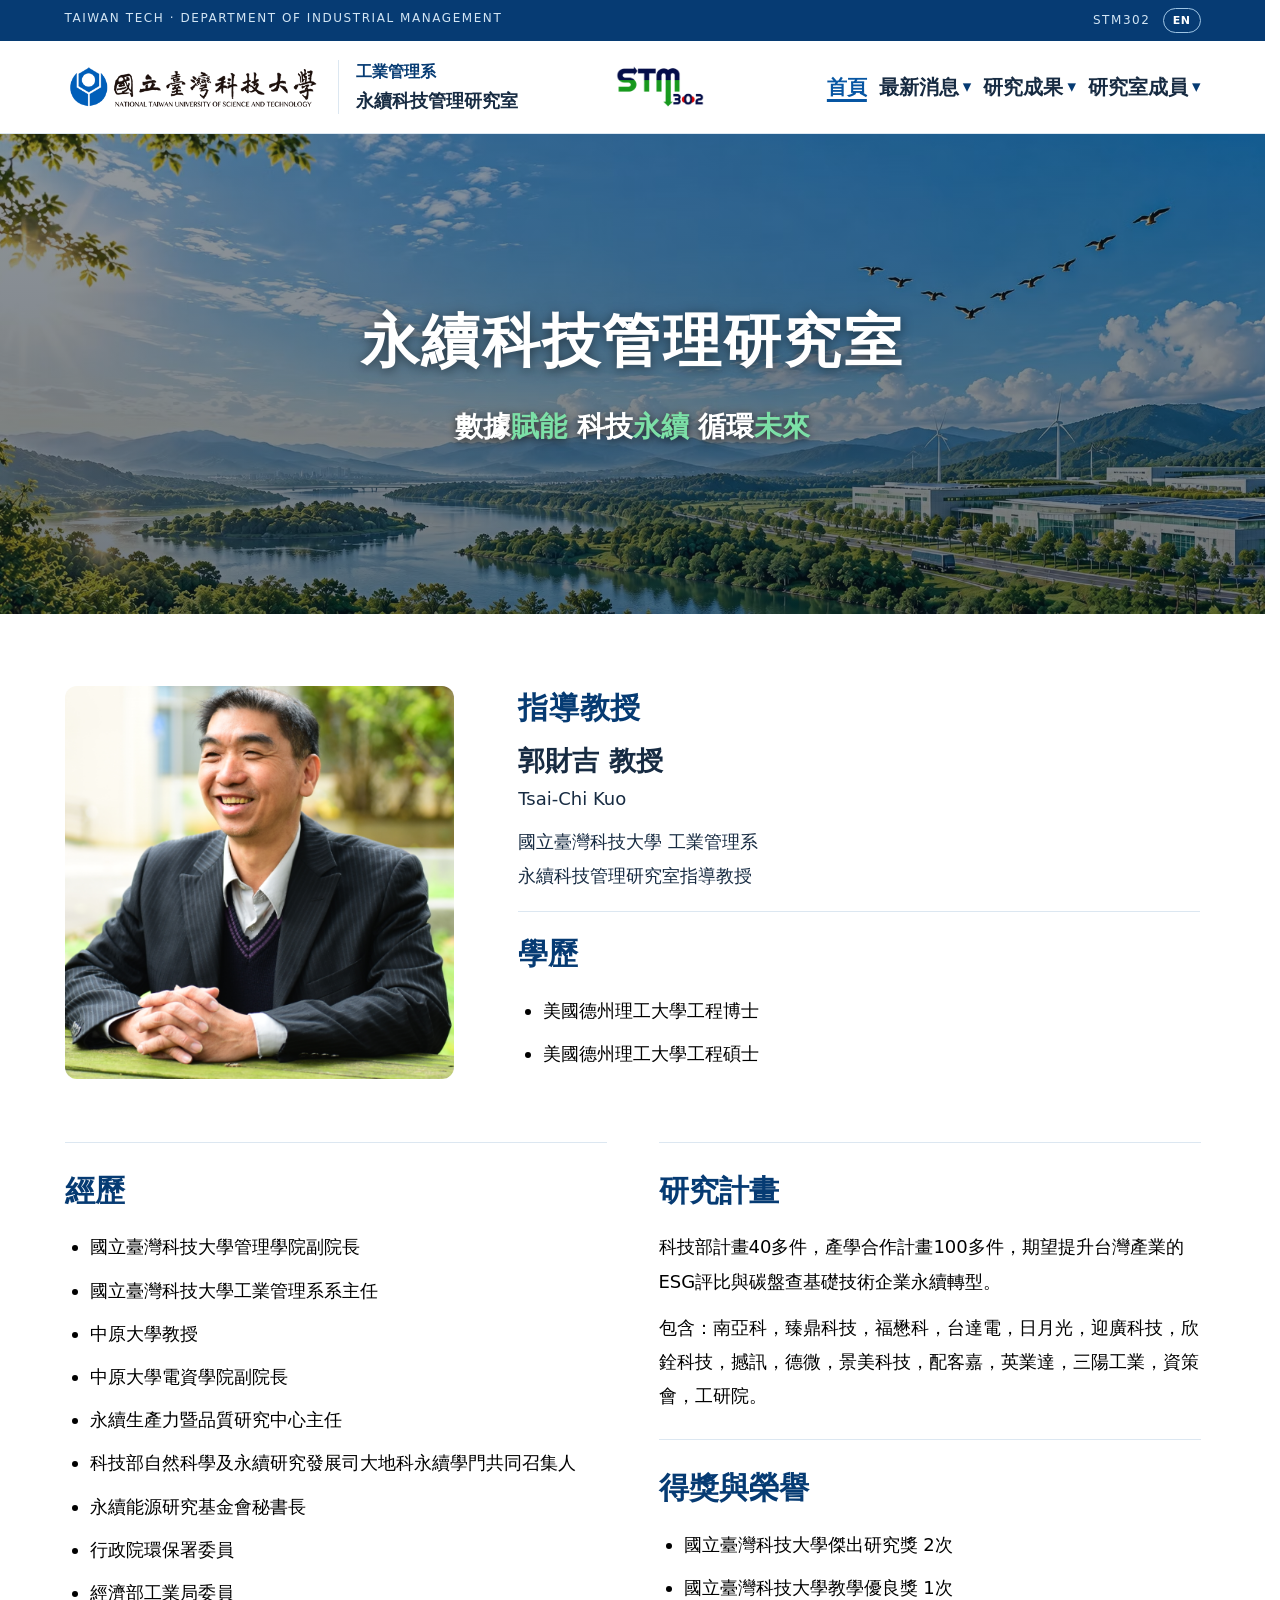
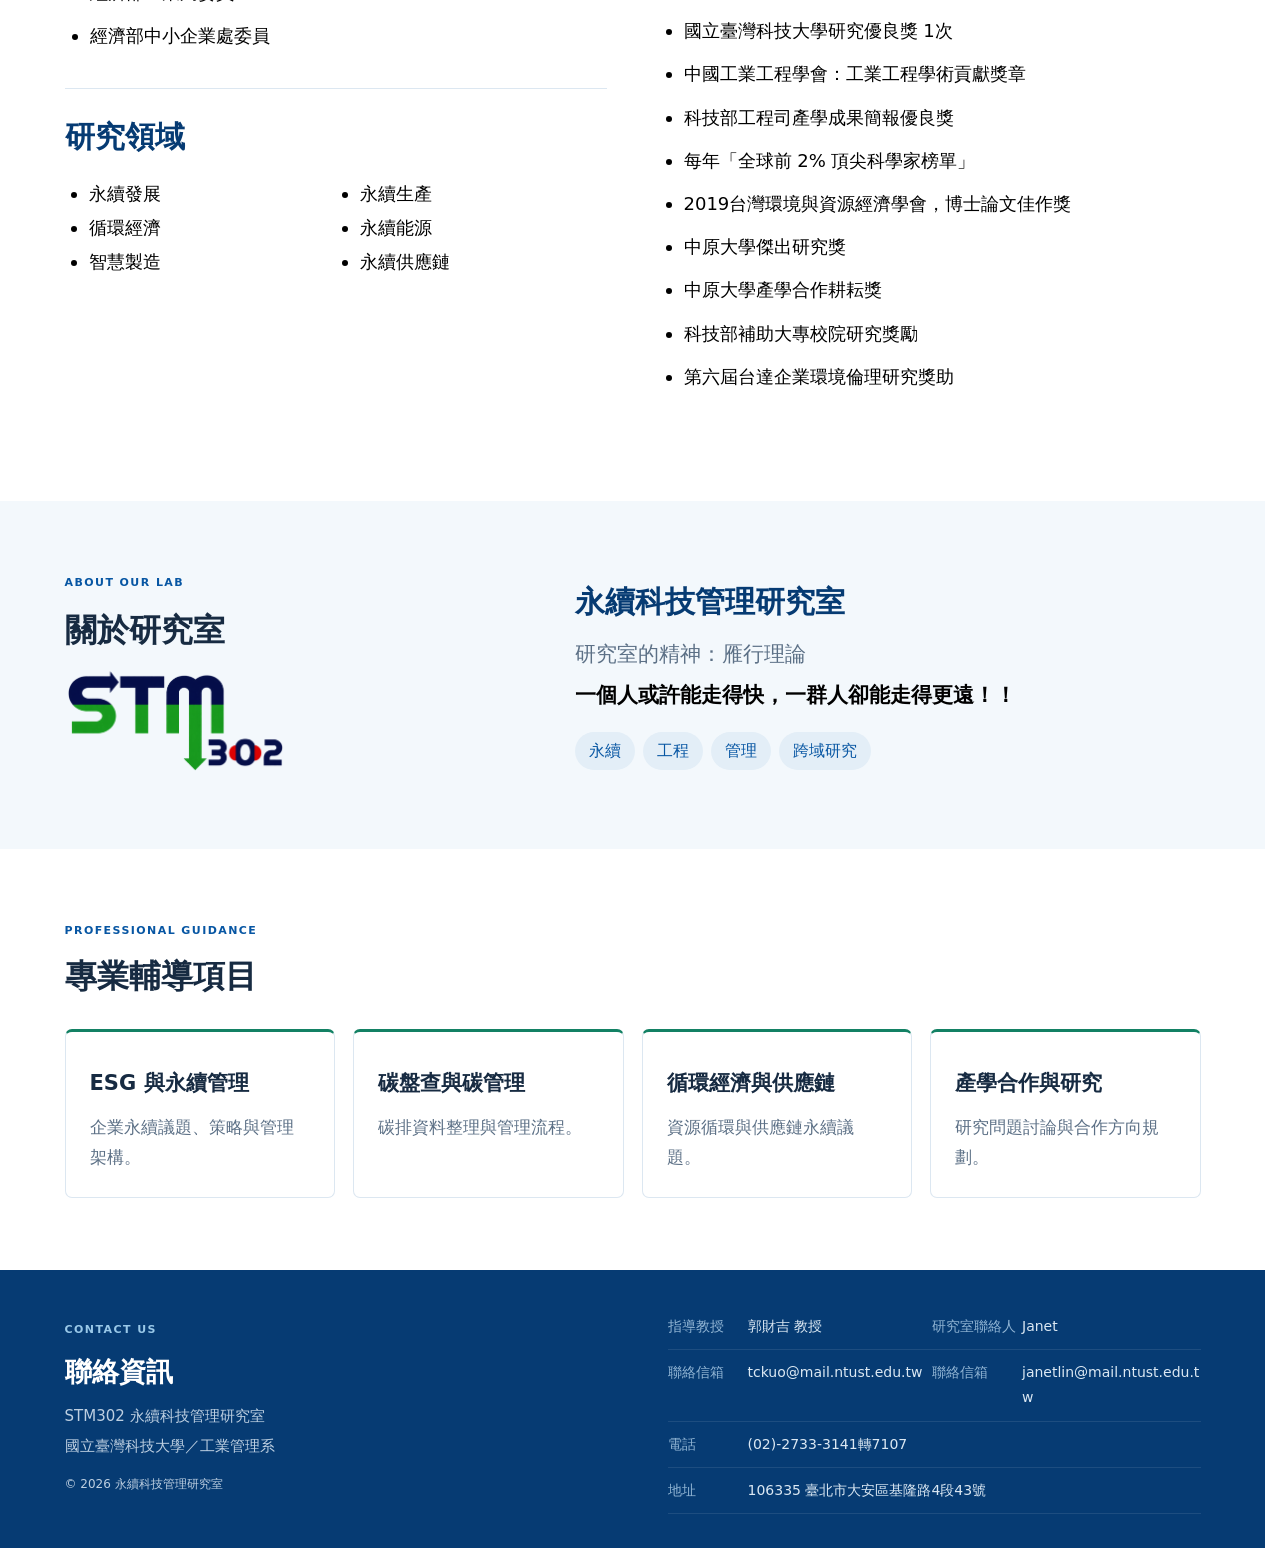
<file: index.html>
<!DOCTYPE html>
<html lang="zh-Hant">
<head>
  <meta charset="utf-8">
  <meta name="viewport" content="width=device-width, initial-scale=1">
  <title>永續科技管理研究室 STM302</title>
  <meta name="description"
        content="國立臺灣科技大學工業管理系永續科技管理研究室（STM302），由郭財吉教授指導，研究領域涵蓋永續發展、循環經濟、智慧製造、永續生產、永續能源及永續供應鏈。">

  <link href="style.css" rel="stylesheet">
  <script defer src="script.js"></script>
<link rel="canonical" href="https://stm302.github.io/ntust-stm302/"><link rel="alternate" hreflang="zh-Hant" href="https://stm302.github.io/ntust-stm302/"><link rel="alternate" hreflang="en" href="https://stm302.github.io/ntust-stm302/en/"><link rel="alternate" hreflang="x-default" href="https://stm302.github.io/ntust-stm302/"></head>
<body>
  <script>document.documentElement.classList.add('has-js');</script>
  <a class="skip-link" href="#main">跳至主要內容</a>

  <div class="topbar">
    <div class="wrap">
      <span>TAIWAN TECH · DEPARTMENT OF INDUSTRIAL MANAGEMENT</span>
      <div class="topbar-actions"><span>STM302</span><a class="language-switch" href="en/index.html" lang="en" hreflang="en" aria-label="Switch to English">EN</a></div>
    </div>
  </div>

  <header class="site-header">
    <div class="wrap nav">
      <a aria-label="國立臺灣科技大學首頁" class="school-logo-link" href="https://www.ntust.edu.tw">
        <img alt="國立臺灣科技大學 National Taiwan University of Science and Technology" height="80" src="assets/ntust-logo.png" width="415">
      </a>
      <div class="department">
        <a class="department-link" href="https://www.im.ntust.edu.tw">工業管理系</a>
        <a class="lab-home-link" href="index.html">永續科技管理研究室</a>
      </div>
      <a aria-label="永續科技管理研究室首頁" class="header-lab-mark" href="index.html">
        <img alt="STM302 永續科技管理研究室" src="assets/lab-icon.png" width="1774" height="887">
      </a>

      <button aria-controls="navLinks" aria-expanded="false"
              aria-label="開啟導覽選單" class="menu-toggle">選單 ☰</button>

      <nav aria-label="主要導覽" class="nav-links" id="navLinks">
        <a aria-current="page" href="index.html">首頁</a>

        <div class="nav-members nav-news">
          <a href="news.html">最新消息</a>
          <button type="button" class="member-nav-toggle"
                  aria-label="展開最新消息選單" aria-expanded="false"
                  aria-controls="news-submenu">▾</button>
          <div class="member-submenu" id="news-submenu">
            <a href="news.html">觀點資訊</a>
            <a href="news-media.html">媒體報導</a>
          </div>
        </div>

        <div class="nav-members nav-publications">
          <a href="publications.html">研究成果</a>
          <button type="button" class="member-nav-toggle"
                  aria-label="展開研究成果選單" aria-expanded="false"
                  aria-controls="publication-submenu">▾</button>
          <div class="member-submenu" id="publication-submenu">
            <a href="publications.html#industry-results">產學成果</a>
            <a href="publications.html#academic-research">學術研究</a>
          </div>
        </div>

        <div class="nav-members">
          <a href="members.html">研究室成員</a>
          <button type="button" class="member-nav-toggle"
                  aria-label="展開成員選單" aria-expanded="false"
                  aria-controls="member-submenu">▾</button>
          <div class="member-submenu" id="member-submenu">
            <a href="members.html#current-members">主要成員</a>
            <a href="members.html#alumni-members">畢業成員</a>
          </div>
        </div>
      </nav>
    </div>
  </header>

  <main id="main">
    <section aria-labelledby="lab-title" class="hero">
      <!-- 換底圖：修改此 img 的 src，或以新圖片取代 assets/bg.avif。 -->
      <img
        alt=""
        aria-hidden="true"
        class="hero-background"
        src="assets/bg.avif"
        fetchpriority="high"
      >

      <div class="wrap hero-centered">
        <h1 id="lab-title">永續科技管理研究室</h1>
        <p class="hero-subtitle"><span class="hero-white">數據</span><span class="hero-accent">賦能</span> <span class="hero-white">科技</span><span class="hero-accent">永續</span> <span class="hero-white">循環</span><span class="hero-accent">未來</span></p>
      </div>
    </section>

    <section class="section" id="professor">
      <div class="wrap profile-grid">
        <div class="portrait professor-portrait">
          <img src="assets/professor.png" alt="郭財吉教授" class="professor-photo">
        </div>

        <div class="profile-copy">
          <h2 class="advisor-heading">指導教授</h2>
          <div class="advisor-identity">
            <h3>郭財吉 教授</h3>
            <p>Tsai-Chi Kuo</p>
          </div>
          <p class="lead">國立臺灣科技大學 工業管理系<br>永續科技管理研究室指導教授</p>

          <section aria-labelledby="education-title" class="profile-block">
            <h3 id="education-title">學歷</h3>
            <ul>
              <li>美國德州理工大學工程博士</li>
              <li>美國德州理工大學工程碩士</li>
            </ul>
          </section>
        </div>
      </div>

      <div class="wrap profile-columns">
        <div class="profile-column">
          <section aria-labelledby="experience-title" class="profile-block">
            <h3 id="experience-title">經歷</h3>
            <ul>
              <li>國立臺灣科技大學管理學院副院長</li>
              <li>國立臺灣科技大學工業管理系系主任</li>
              <li>中原大學教授</li>
              <li>中原大學電資學院副院長</li>
              <li>永續生產力暨品質研究中心主任</li>
              <li>科技部自然科學及永續研究發展司大地科永續學門共同召集人</li>
              <li>永續能源研究基金會秘書長</li>
              <li>行政院環保署委員</li>
              <li>經濟部工業局委員</li>
              <li>經濟部中小企業處委員</li>
            </ul>
          </section>

          <section aria-labelledby="fields-title" class="profile-block">
            <h3 id="fields-title">研究領域</h3>
            <ul class="research-fields">
              <li>永續發展</li>
              <li>循環經濟</li>
              <li>智慧製造</li>
              <li>永續生產</li>
              <li>永續能源</li>
              <li>永續供應鏈</li>
            </ul>
          </section>
        </div>

        <div class="profile-column">
          <section aria-labelledby="projects-title" class="profile-block">
            <h3 id="projects-title">研究計畫</h3>
            <p>科技部計畫40多件，產學合作計畫100多件，期望提升台灣產業的ESG評比與碳盤查基礎技術企業永續轉型。</p>
            <p>包含：南亞科，臻鼎科技，福懋科，台達電，日月光，迎廣科技，欣銓科技，撼訊，德微，景美科技，配客嘉，英業達，三陽工業，資策會，工研院。</p>
          </section>

          <section aria-labelledby="honors-title" class="profile-block">
            <h3 id="honors-title">得獎與榮譽</h3>
            <ul>
              <li>國立臺灣科技大學傑出研究獎 2次</li>
              <li>國立臺灣科技大學教學優良獎 1次</li>
              <li>國立臺灣科技大學研究優良獎 1次</li>
              <li>中國工業工程學會：工業工程學術貢獻獎章</li>
              <li>科技部工程司產學成果簡報優良獎</li>
              <li>每年「全球前 2% 頂尖科學家榜單」</li>
              <li>2019台灣環境與資源經濟學會，博士論文佳作獎</li>
              <li>中原大學傑出研究獎</li>
              <li>中原大學產學合作耕耘獎</li>
              <li>科技部補助大專校院研究獎勵</li>
              <li>第六屆台達企業環境倫理研究獎助</li>
            </ul>
          </section>
        </div>
      </div>
    </section>

    <section class="section section-soft" id="about">
      <div class="wrap about-grid">
        <div>
          <span class="eyebrow">ABOUT OUR LAB</span>
          <h2>關於研究室</h2>
          <span aria-hidden="true" class="big-lab">
            <img
              src="assets/lab-icon.png"
              alt="STM302 永續科技管理研究室"
              class="lab-icon-about"
              width="1774"
              height="887"
              loading="lazy"
              decoding="async"
            >
          </span>
        </div>

        <div class="about-copy">
          <p class="lead about-lab-name">永續科技管理研究室</p>
          <div class="lab-spirit-group">
            <p class="lab-spirit">研究室的精神：雁行理論</p>
            <p class="lab-spirit lab-spirit-emphasis">一個人或許能走得快，一群人卻能走得更遠！！</p>
          </div>
          <div class="tags">
            <span>永續</span>
            <span>工程</span>
            <span>管理</span>
            <span>跨域研究</span>
          </div>
        </div>
      </div>
    </section>

    <section class="section" id="services">
      <div class="wrap">
        <div class="section-heading">
          <div>
            <span class="eyebrow">PROFESSIONAL GUIDANCE</span>
            <h2>專業輔導項目</h2>
          </div>
        </div>

        <div class="service-grid">
          <article>
            <h3>ESG 與永續管理</h3>
            <p>企業永續議題、策略與管理架構。</p>
          </article>
          <article>
            <h3>碳盤查與碳管理</h3>
            <p>碳排資料整理與管理流程。</p>
          </article>
          <article>
            <h3>循環經濟與供應鏈</h3>
            <p>資源循環與供應鏈永續議題。</p>
          </article>
          <article>
            <h3>產學合作與研究</h3>
            <p>研究問題討論與合作方向規劃。</p>
          </article>
        </div>
      </div>
    </section>
  </main>

  <footer id="contact">
    <div class="wrap contact-grid restored-contact">
      <div class="footer-brand">
        <div class="eyebrow">CONTACT US</div>
        <h2>聯絡資訊</h2>
        <p class="footer-lab-name">STM302 永續科技管理研究室</p>
        <p class="footer-school">國立臺灣科技大學／工業管理系</p>
        <p class="footer-copyright">© <span id="year">2026</span> 永續科技管理研究室</p>
      </div>

      <dl class="contact-info">
        <div class="contact-identity">
          <dt>指導教授</dt>
          <dd>
            <a href="https://www.im.ntust.edu.tw/p/412-1014-8023.php?Lang=zh-tw"
               target="_blank" rel="noopener noreferrer">郭財吉 教授</a>
          </dd>
          <dt>研究室聯絡人</dt>
          <dd>Janet</dd>
        </div>

        <div class="contact-mail">
          <dt>聯絡信箱</dt>
          <dd><a href="mailto:tckuo@mail.ntust.edu.tw">tckuo@mail.ntust.edu.tw</a></dd>
          <dt>聯絡信箱</dt>
          <dd><a href="mailto:janetlin@mail.ntust.edu.tw">janetlin@mail.ntust.edu.tw</a></dd>
        </div>

        <div>
          <dt>電話</dt>
          <dd>(02)-2733-3141轉7107</dd>
        </div>

        <div>
          <dt>地址</dt>
          <dd>106335 臺北市大安區基隆路4段43號</dd>
        </div>
      </dl>
    </div>
  </footer>
</body>
</html>
</file>
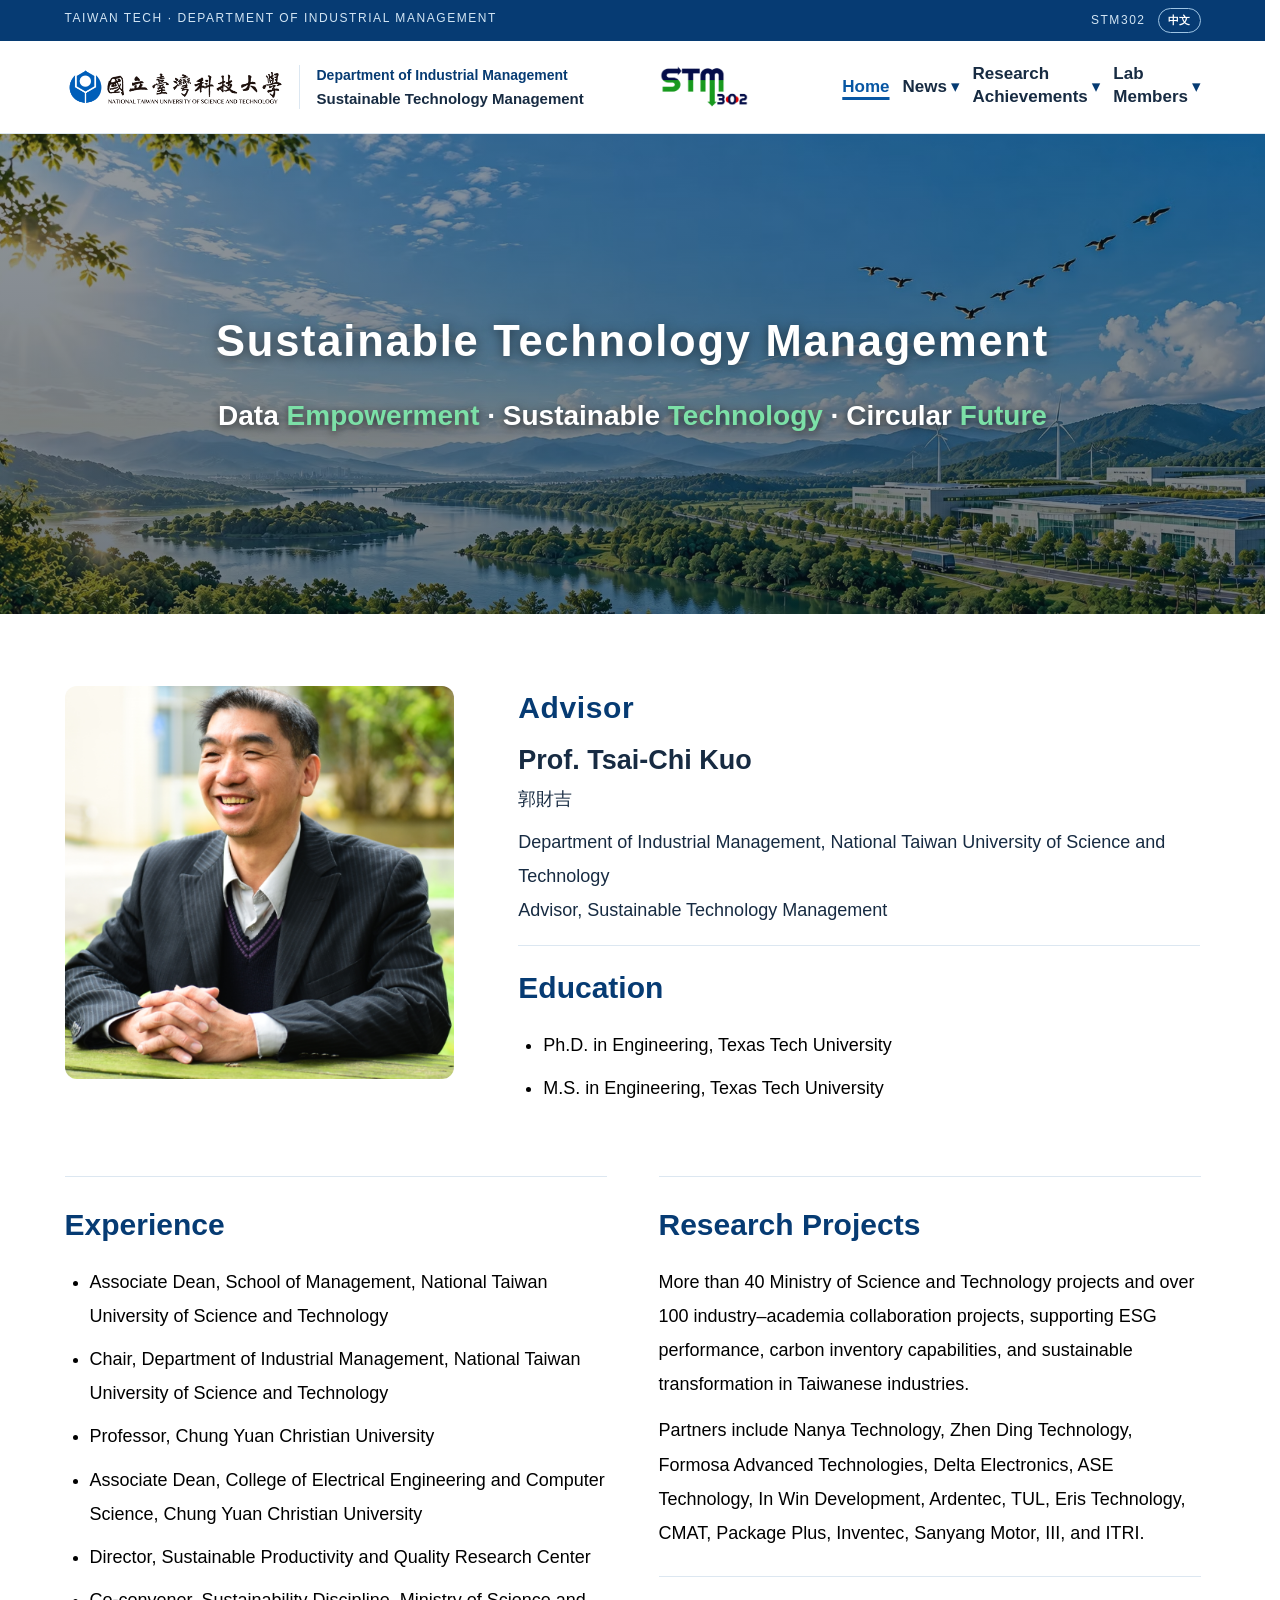
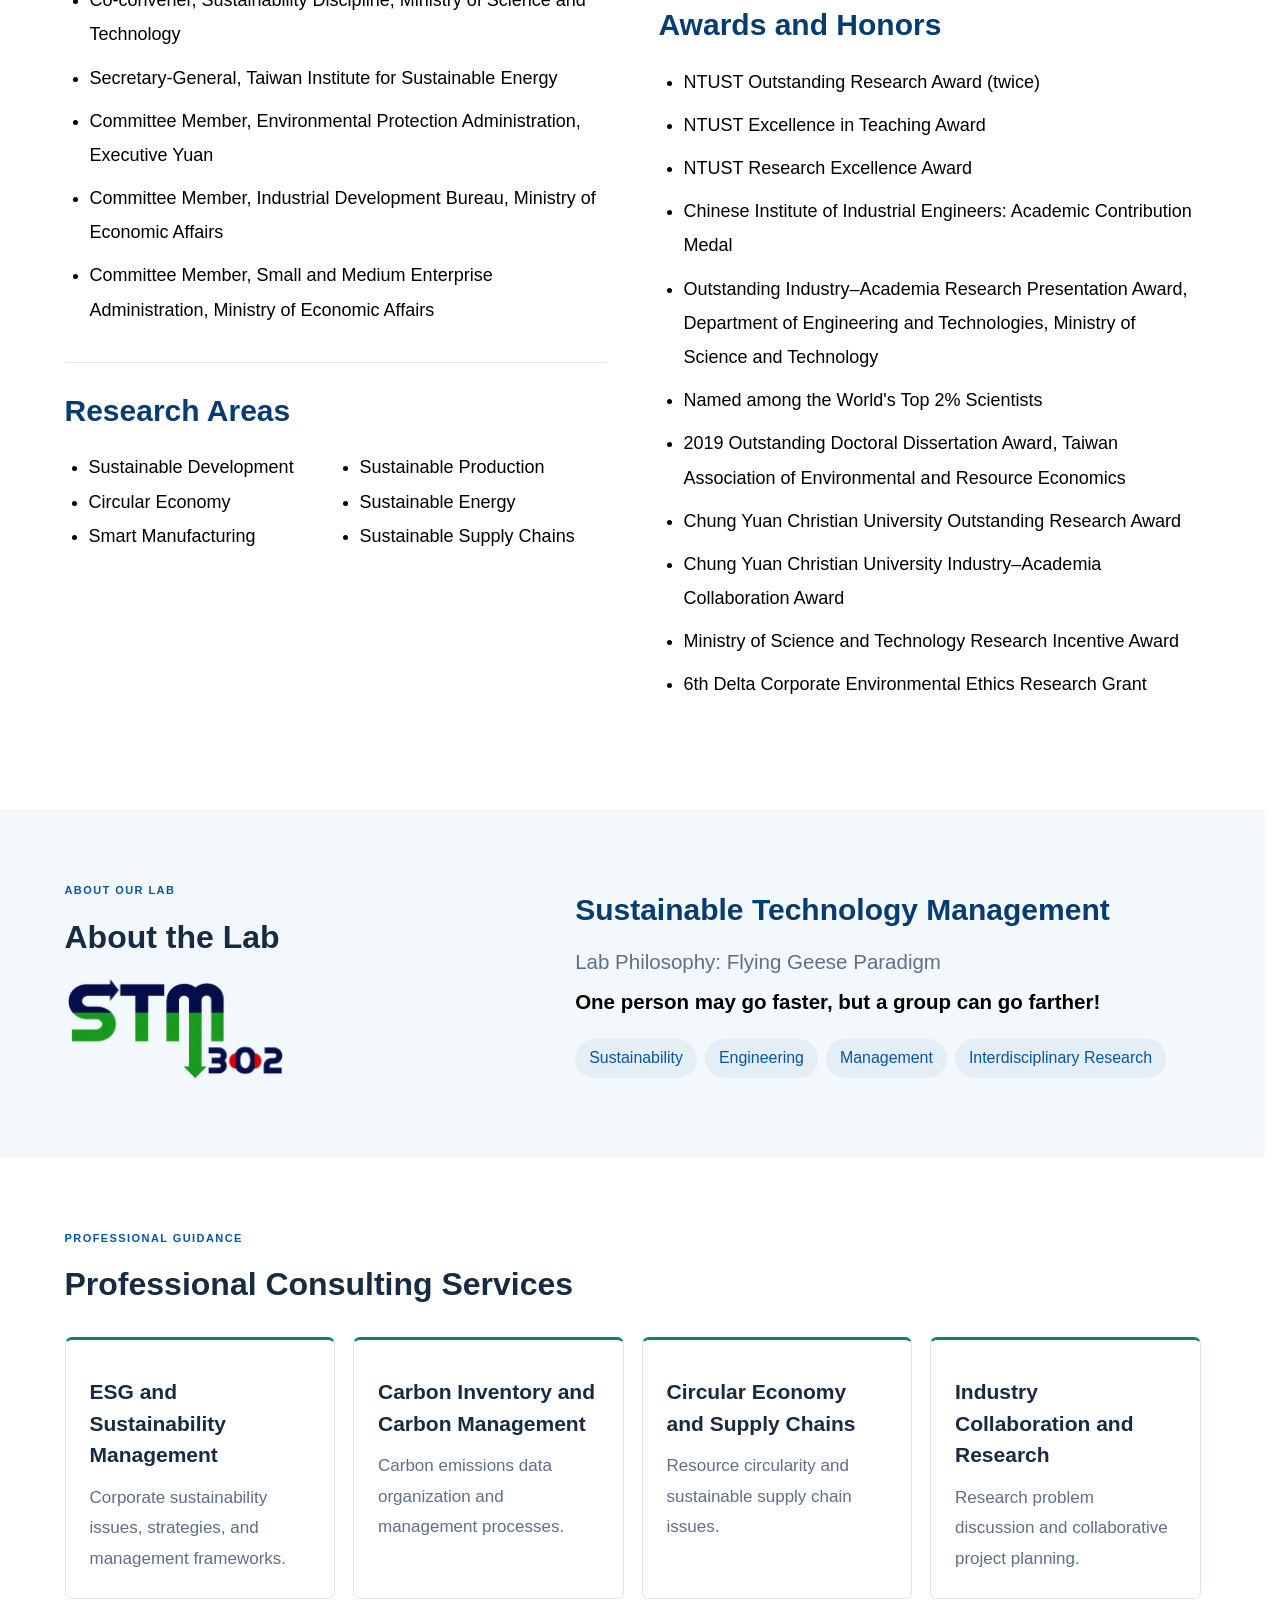
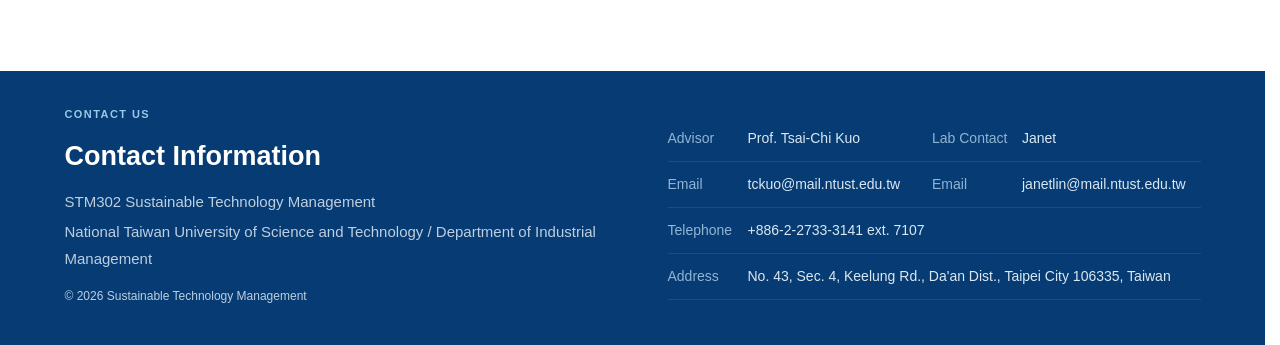
<file: en/index.html>
<!DOCTYPE html>
<html lang="en">
  <head>
    <meta charset="utf-8">
    <meta name="viewport" content="width=device-width, initial-scale=1">
    <title>Sustainable Technology Management | STM302</title>
    <meta name="description"
        content="STM302 Sustainable Technology Management, Department of Industrial Management, National Taiwan University of Science and Technology. Research areas include sustainable development, circular economy, smart manufacturing, sustainable production, sustainable energy, and sustainable supply chains.">
    <link href="../style.css" rel="stylesheet">
    <script defer src="../script.js"></script>
    <link rel="canonical" href="https://stm302.github.io/ntust-stm302/en/">
    <link rel="alternate" hreflang="zh-Hant" href="https://stm302.github.io/ntust-stm302/">
    <link rel="alternate" hreflang="en" href="https://stm302.github.io/ntust-stm302/en/">
    <link rel="alternate" hreflang="x-default" href="https://stm302.github.io/ntust-stm302/">
  </head>
  <body>
    <script>document.documentElement.classList.add('has-js');</script>
    <a class="skip-link" href="#main">Skip to main content</a>
    <div class="topbar">
      <div class="wrap">
        <span>TAIWAN TECH · DEPARTMENT OF INDUSTRIAL MANAGEMENT</span>
        <div class="topbar-actions">
          <span>STM302</span><a class="language-switch" href="../index.html" lang="zh-Hant" hreflang="zh-Hant" aria-label="切換至中文版">中文</a>
        </div>
      </div>
    </div>
    <header class="site-header">
      <div class="wrap nav">
        <a aria-label="National Taiwan University of Science and Technology home" class="school-logo-link" href="https://www.ntust.edu.tw"><img alt="National Taiwan University of Science and Technology" height="80" src="../assets/ntust-logo.png" width="415"></a>
        <div class="department">
          <a class="department-link" href="https://www.im.ntust.edu.tw">Department of Industrial Management</a> <a class="lab-home-link" href="index.html">Sustainable Technology Management</a>
        </div>
        <a aria-label="Sustainable Technology Management home" class="header-lab-mark" href="index.html"><img alt="STM302 Sustainable Technology Management" src="../assets/lab-icon.png" width="1774" height="887"></a>
        <button aria-controls="navLinks" aria-expanded="false"
              aria-label="Open navigation menu" class="menu-toggle">Menu ☰</button>
        <nav aria-label="Main navigation" class="nav-links" id="navLinks">
          <a aria-current="page" href="index.html">Home</a>
          <div class="nav-members nav-news">
            <a href="news.html">News</a>
            <button type="button" class="member-nav-toggle"
                  aria-label="Expand News menu" aria-expanded="false"
                  aria-controls="news-submenu">▾</button>
            <div class="member-submenu" id="news-submenu">
              <a href="news.html">Insights</a> <a href="news-media.html">Media Coverage</a>
            </div>
          </div>
          <div class="nav-members nav-publications">
            <a href="publications.html">Research<br class="desktop-nav-break"> Achievements</a>
            <button type="button" class="member-nav-toggle"
                  aria-label="Expand Research Achievements menu" aria-expanded="false"
                  aria-controls="publication-submenu">▾</button>
            <div class="member-submenu" id="publication-submenu">
              <a href="publications.html#industry-results">Industry Collaboration</a> <a href="publications.html#academic-research">Academic Research</a>
            </div>
          </div>
          <div class="nav-members">
            <a href="members.html">Lab<br class="desktop-nav-break"> Members</a>
            <button type="button" class="member-nav-toggle"
                  aria-label="Expand Members menu" aria-expanded="false"
                  aria-controls="member-submenu">▾</button>
            <div class="member-submenu" id="member-submenu">
              <a href="members.html#current-members">Current Members</a> <a href="members.html#alumni-members">Alumni</a>
            </div>
          </div>
        </nav>
      </div>
    </header>
    <main id="main">
      <section aria-labelledby="lab-title" class="hero">
        <!-- 換底圖：修改此 img 的 src，或以新圖片取代 assets/bg.avif。 -->
        <img
        alt=""
        aria-hidden="true"
        class="hero-background"
        src="../assets/bg.avif"
        fetchpriority="high"
      >
        <div class="wrap hero-centered">
          <h1 id="lab-title">Sustainable Technology Management</h1>
          <p class="hero-subtitle"><span class="hero-white">Data</span> <span class="hero-accent">Empowerment</span> · <span class="hero-white">Sustainable</span> <span class="hero-accent">Technology</span> · <span class="hero-white">Circular</span> <span class="hero-accent">Future</span></p>
        </div>
      </section>
      <section class="section" id="professor">
        <div class="wrap profile-grid">
          <div class="portrait professor-portrait">
            <img src="../assets/professor.png" alt="Prof. Tsai-Chi Kuo" class="professor-photo">
          </div>
          <div class="profile-copy">
            <h2 class="advisor-heading">Advisor</h2>
            <div class="advisor-identity">
              <h3>Prof. Tsai-Chi Kuo</h3>
              <p>郭財吉</p>
            </div>
            <p class="lead">Department of Industrial Management, National Taiwan University of Science and Technology<br>Advisor, Sustainable Technology Management</p>
            <section aria-labelledby="education-title" class="profile-block">
              <h3 id="education-title">Education</h3>
              <ul>
                <li>Ph.D. in Engineering, Texas Tech University</li>
                <li>M.S. in Engineering, Texas Tech University</li>
              </ul>
            </section>
          </div>
        </div>
        <div class="wrap profile-columns">
          <div class="profile-column">
            <section aria-labelledby="experience-title" class="profile-block">
              <h3 id="experience-title">Experience</h3>
              <ul>
                <li>Associate Dean, School of Management, National Taiwan University of Science and Technology</li>
                <li>Chair, Department of Industrial Management, National Taiwan University of Science and Technology</li>
                <li>Professor, Chung Yuan Christian University</li>
                <li>Associate Dean, College of Electrical Engineering and Computer Science, Chung Yuan Christian University</li>
                <li>Director, Sustainable Productivity and Quality Research Center</li>
                <li>Co-convener, Sustainability Discipline, Ministry of Science and Technology</li>
                <li>Secretary-General, Taiwan Institute for Sustainable Energy</li>
                <li>Committee Member, Environmental Protection Administration, Executive Yuan</li>
                <li>Committee Member, Industrial Development Bureau, Ministry of Economic Affairs</li>
                <li>Committee Member, Small and Medium Enterprise Administration, Ministry of Economic Affairs</li>
              </ul>
            </section>
            <section aria-labelledby="fields-title" class="profile-block">
              <h3 id="fields-title">Research Areas</h3>
              <ul class="research-fields">
                <li>Sustainable Development</li>
                <li>Circular Economy</li>
                <li>Smart Manufacturing</li>
                <li>Sustainable Production</li>
                <li>Sustainable Energy</li>
                <li>Sustainable Supply Chains</li>
              </ul>
            </section>
          </div>
          <div class="profile-column">
            <section aria-labelledby="projects-title" class="profile-block">
              <h3 id="projects-title">Research Projects</h3>
              <p>More than 40 Ministry of Science and Technology projects and over 100 industry–academia collaboration projects, supporting ESG performance, carbon inventory capabilities, and sustainable transformation in Taiwanese industries.</p>
              <p>Partners include Nanya Technology, Zhen Ding Technology, Formosa Advanced Technologies, Delta Electronics, ASE Technology, In Win Development, Ardentec, TUL, Eris Technology, CMAT, Package Plus, Inventec, Sanyang Motor, III, and ITRI.</p>
            </section>
            <section aria-labelledby="honors-title" class="profile-block">
              <h3 id="honors-title">Awards and Honors</h3>
              <ul>
                <li>NTUST Outstanding Research Award (twice)</li>
                <li>NTUST Excellence in Teaching Award</li>
                <li>NTUST Research Excellence Award</li>
                <li>Chinese Institute of Industrial Engineers: Academic Contribution Medal</li>
                <li>Outstanding Industry–Academia Research Presentation Award, Department of Engineering and Technologies, Ministry of Science and Technology</li>
                <li>Named among the World's Top 2% Scientists</li>
                <li>2019 Outstanding Doctoral Dissertation Award, Taiwan Association of Environmental and Resource Economics</li>
                <li>Chung Yuan Christian University Outstanding Research Award</li>
                <li>Chung Yuan Christian University Industry–Academia Collaboration Award</li>
                <li>Ministry of Science and Technology Research Incentive Award</li>
                <li>6th Delta Corporate Environmental Ethics Research Grant</li>
              </ul>
            </section>
          </div>
        </div>
      </section>
      <section class="section section-soft" id="about">
        <div class="wrap about-grid">
          <div>
            <span class="eyebrow">ABOUT OUR LAB</span>
            <h2>About the Lab</h2>
            <span aria-hidden="true" class="big-lab"> <img
              src="../assets/lab-icon.png"
              alt="STM302 Sustainable Technology Management"
              class="lab-icon-about"
              width="1774"
              height="887"
              loading="lazy"
              decoding="async"
            > </span>
          </div>
          <div class="about-copy">
            <p class="lead about-lab-name">Sustainable Technology Management</p>
            <div class="lab-spirit-group">
              <p class="lab-spirit">Lab Philosophy: Flying Geese Paradigm</p>
              <p class="lab-spirit lab-spirit-emphasis">One person may go faster, but a group can go farther!</p>
            </div>
            <div class="tags">
              <span>Sustainability</span> <span>Engineering</span> <span>Management</span> <span>Interdisciplinary Research</span>
            </div>
          </div>
        </div>
      </section>
      <section class="section" id="services">
        <div class="wrap">
          <div class="section-heading">
            <div>
              <span class="eyebrow">PROFESSIONAL GUIDANCE</span>
              <h2>Professional Consulting Services</h2>
            </div>
          </div>
          <div class="service-grid">
            <article>
              <h3>ESG and Sustainability Management</h3>
              <p>Corporate sustainability issues, strategies, and management frameworks.</p>
            </article>
            <article>
              <h3>Carbon Inventory and Carbon Management</h3>
              <p>Carbon emissions data organization and management processes.</p>
            </article>
            <article>
              <h3>Circular Economy and Supply Chains</h3>
              <p>Resource circularity and sustainable supply chain issues.</p>
            </article>
            <article>
              <h3>Industry Collaboration and Research</h3>
              <p>Research problem discussion and collaborative project planning.</p>
            </article>
          </div>
        </div>
      </section>
    </main>
    <footer id="contact">
      <div class="wrap contact-grid restored-contact">
        <div class="footer-brand">
          <div class="eyebrow">
            CONTACT US
          </div>
          <h2>Contact Information</h2>
          <p class="footer-lab-name">STM302 Sustainable Technology Management</p>
          <p class="footer-school">National Taiwan University of Science and Technology / Department of Industrial Management</p>
          <p class="footer-copyright">© <span id="year">2026</span> Sustainable Technology Management</p>
        </div>
        <dl class="contact-info">
          <div class="contact-identity">
            <dt>Advisor</dt>
            <dd> <a href="https://www.im.ntust.edu.tw/p/412-1014-8023.php?Lang=zh-tw"
               target="_blank" rel="noopener noreferrer">Prof. Tsai-Chi Kuo</a> </dd>
            <dt>Lab Contact</dt>
            <dd>Janet</dd>
          </div>
          <div class="contact-mail">
            <dt>Email</dt>
            <dd><a href="mailto:tckuo@mail.ntust.edu.tw">tckuo@mail.ntust.edu.tw</a></dd>
            <dt>Email</dt>
            <dd><a href="mailto:janetlin@mail.ntust.edu.tw">janetlin@mail.ntust.edu.tw</a></dd>
          </div>
          <div>
            <dt>Telephone</dt>
            <dd>+886-2-2733-3141 ext. 7107</dd>
          </div>
          <div>
            <dt>Address</dt>
            <dd>No. 43, Sec. 4, Keelung Rd., Da'an Dist., Taipei City 106335, Taiwan</dd>
          </div>
        </dl>
      </div>
    </footer>
  </body>
</html>
</file>
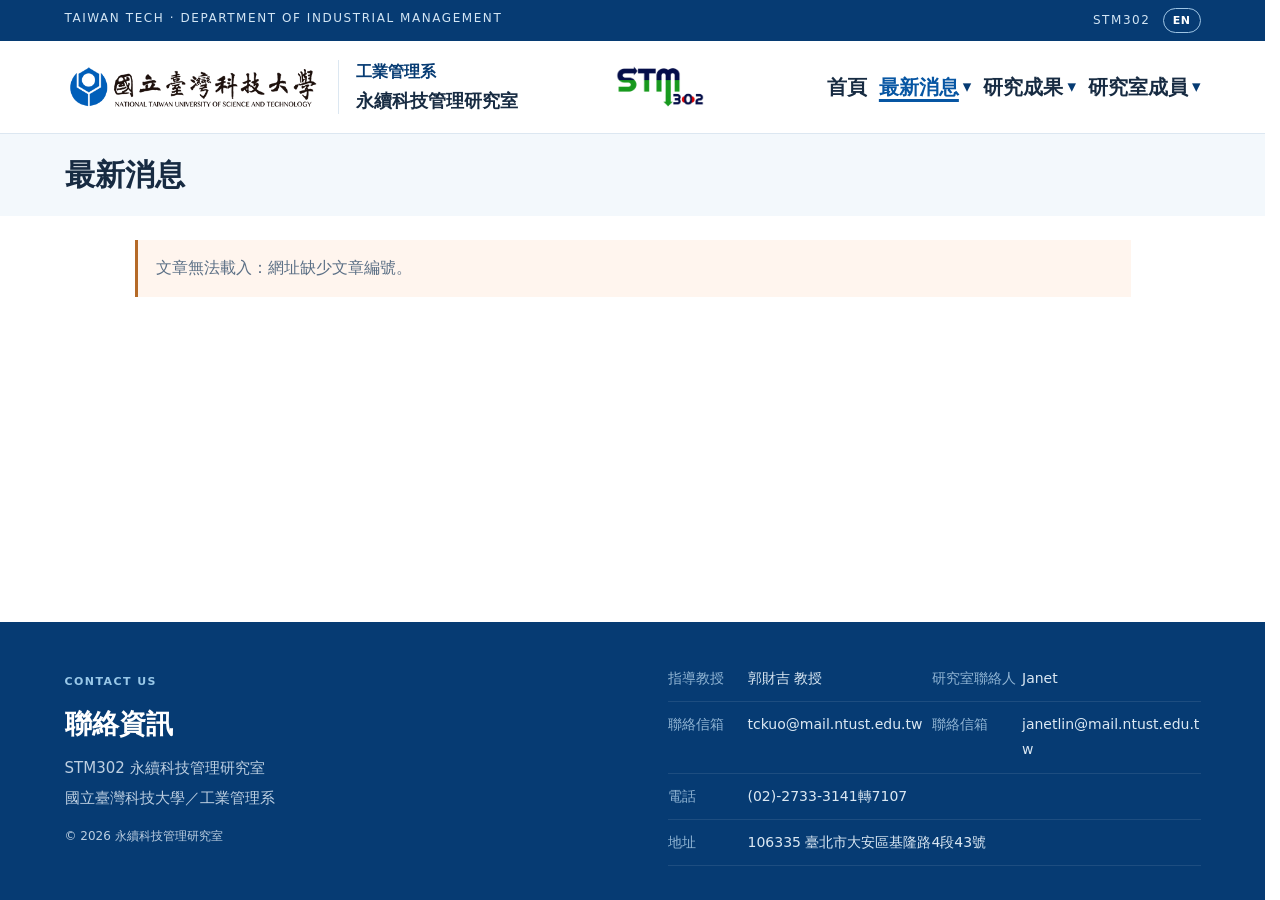
<file: article.html>
<!DOCTYPE html>
<html lang="zh-Hant"><head><meta charset="utf-8"><meta content="width=device-width,initial-scale=1" name="viewport"><meta content="永續科技管理研究室 STM302 最新消息文章" name="description"><title>文章｜最新消息｜STM302 永續科技管理研究室</title><link href="style.css" rel="stylesheet"><script defer src="script.js"></script><script defer src="content.js"></script><script defer src="article.js"></script><link rel="canonical" href="https://stm302.github.io/ntust-stm302/article.html"><link rel="alternate" hreflang="zh-Hant" href="https://stm302.github.io/ntust-stm302/article.html"><link rel="alternate" hreflang="en" href="https://stm302.github.io/ntust-stm302/en/article.html"><link rel="alternate" hreflang="x-default" href="https://stm302.github.io/ntust-stm302/article.html"></head>
<body><script>document.documentElement.classList.add('has-js');</script><a class="skip-link" href="#main">跳至主要內容</a><div class="topbar"><div class="wrap"><span>TAIWAN TECH · DEPARTMENT OF INDUSTRIAL MANAGEMENT</span><div class="topbar-actions"><span>STM302</span><a class="language-switch" href="en/article.html" lang="en" hreflang="en" aria-label="Switch to English">EN</a></div></div></div>
<header class="site-header"><div class="wrap nav"><a aria-label="國立臺灣科技大學首頁" class="school-logo-link" href="https://www.ntust.edu.tw">
        <img alt="國立臺灣科技大學 National Taiwan University of Science and Technology" height="80" src="assets/ntust-logo.png" width="415">
      </a>
      <div class="department">
        <a class="department-link" href="https://www.im.ntust.edu.tw">工業管理系</a>
        <a class="lab-home-link" href="index.html">永續科技管理研究室</a>
      </div>
      <a aria-label="永續科技管理研究室首頁" class="header-lab-mark" href="index.html">
        <img alt="STM302 永續科技管理研究室" src="assets/lab-icon.png" width="1774" height="887">
      </a><button aria-controls="navLinks" aria-expanded="false" aria-label="開啟導覽選單" class="menu-toggle">選單 ☰</button><nav aria-label="主要導覽" class="nav-links" id="navLinks"><a href="index.html">首頁</a><div class="nav-members nav-news"><a href="news.html" aria-current="location">最新消息</a><button type="button" class="member-nav-toggle" aria-label="展開最新消息選單" aria-expanded="false" aria-controls="news-submenu">▾</button><div class="member-submenu" id="news-submenu"><a href="news.html">觀點資訊</a><a href="news-media.html">媒體報導</a></div></div><div class="nav-members nav-publications"><a href="publications.html">研究成果</a><button type="button" class="member-nav-toggle" aria-label="展開研究成果選單" aria-expanded="false" aria-controls="publication-submenu">▾</button><div class="member-submenu" id="publication-submenu"><a href="publications.html#industry-results">產學成果</a><a href="publications.html#academic-research">學術研究</a></div></div><div class="nav-members"><a href="members.html">研究室成員</a><button type="button" class="member-nav-toggle" aria-label="展開成員選單" aria-expanded="false" aria-controls="member-submenu">▾</button><div class="member-submenu" id="member-submenu"><a href="members.html#current-members">主要成員</a><a href="members.html#alumni-members">畢業成員</a></div></div></nav></div></header>
<main id="main"><header class="page-hero compact-page-hero"><div class="wrap"><h1>最新消息</h1></div></header><section class="section article-section"><div class="wrap article-wrap"><p id="article-status" class="content-status" role="status"></p><article id="article-detail" class="article-detail" hidden><a id="article-back" class="article-back" href="news.html">← 返回最新消息</a><div class="article-intro"><figure id="article-figure" class="article-figure" hidden><img id="article-image" alt="" loading="eager"></figure><header class="article-heading"><div class="article-meta"><span id="article-category" class="category"></span><time id="article-date"></time></div><h1 id="article-title"></h1></header></div><div id="article-body" class="article-body"></div></article><noscript>請啟用 JavaScript 以查看文章內容。</noscript></div></section></main>
<footer id="contact"><div class="wrap contact-grid restored-contact"><div class="footer-brand"><div class="eyebrow">CONTACT US</div><h2>聯絡資訊</h2><p class="footer-lab-name">STM302 永續科技管理研究室</p><p class="footer-school">國立臺灣科技大學／工業管理系</p><p class="footer-copyright">© <span id="year">2026</span> 永續科技管理研究室</p></div><dl class="contact-info"><div class="contact-identity"><dt>指導教授</dt><dd><a href="https://www.im.ntust.edu.tw/p/412-1014-8023.php?Lang=zh-tw" target="_blank" rel="noopener noreferrer">郭財吉 教授</a></dd><dt>研究室聯絡人</dt><dd>Janet</dd></div><div class="contact-mail"><dt>聯絡信箱</dt><dd><a href="mailto:tckuo@mail.ntust.edu.tw">tckuo@mail.ntust.edu.tw</a></dd><dt>聯絡信箱</dt><dd><a href="mailto:janetlin@mail.ntust.edu.tw">janetlin@mail.ntust.edu.tw</a></dd></div><div><dt>電話</dt><dd>(02)-2733-3141轉7107</dd></div><div><dt>地址</dt><dd>106335 臺北市大安區基隆路4段43號</dd></div></dl></div></footer></body></html>
</file>
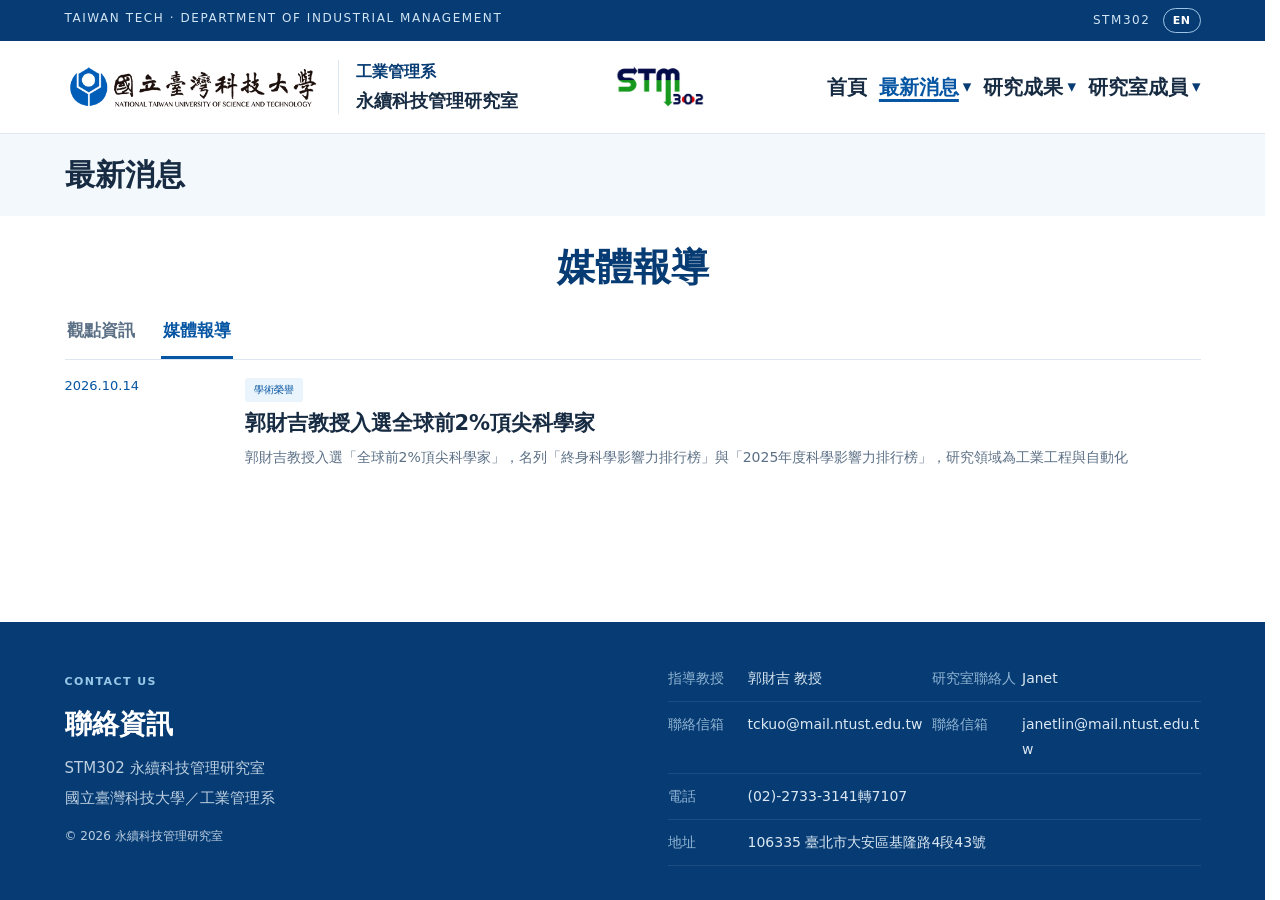
<file: news-media.html>
<!DOCTYPE html>
<html lang="zh-Hant"><head><meta charset="utf-8"><meta content="width=device-width,initial-scale=1" name="viewport"><meta content="國立臺灣科技大學工業管理系，永續科技管理研究室 STM302。最新消息" name="description"><title>媒體報導｜最新消息｜STM302 永續科技管理研究室</title><link href="style.css" rel="stylesheet"><script defer src="script.js"></script><script defer src="content.js"></script><link rel="canonical" href="https://stm302.github.io/ntust-stm302/news-media.html"><link rel="alternate" hreflang="zh-Hant" href="https://stm302.github.io/ntust-stm302/news-media.html"><link rel="alternate" hreflang="en" href="https://stm302.github.io/ntust-stm302/en/news-media.html"><link rel="alternate" hreflang="x-default" href="https://stm302.github.io/ntust-stm302/news-media.html"></head>
<body><script>document.documentElement.classList.add('has-js');</script><a class="skip-link" href="#main">跳至主要內容</a><div class="topbar"><div class="wrap"><span>TAIWAN TECH · DEPARTMENT OF INDUSTRIAL MANAGEMENT</span><div class="topbar-actions"><span>STM302</span><a class="language-switch" href="en/news-media.html" lang="en" hreflang="en" aria-label="Switch to English">EN</a></div></div></div>
<header class="site-header"><div class="wrap nav"><a aria-label="國立臺灣科技大學首頁" class="school-logo-link" href="https://www.ntust.edu.tw">
        <img alt="國立臺灣科技大學 National Taiwan University of Science and Technology" height="80" src="assets/ntust-logo.png" width="415">
      </a>
      <div class="department">
        <a class="department-link" href="https://www.im.ntust.edu.tw">工業管理系</a>
        <a class="lab-home-link" href="index.html">永續科技管理研究室</a>
      </div>
      <a aria-label="永續科技管理研究室首頁" class="header-lab-mark" href="index.html">
        <img alt="STM302 永續科技管理研究室" src="assets/lab-icon.png" width="1774" height="887">
      </a><button aria-controls="navLinks" aria-expanded="false" aria-label="開啟導覽選單" class="menu-toggle">選單 ☰</button><nav aria-label="主要導覽" class="nav-links" id="navLinks"><a href="index.html">首頁</a><div class="nav-members nav-news"><a href="news.html" aria-current="location">最新消息</a><button type="button" class="member-nav-toggle" aria-label="展開最新消息選單" aria-expanded="false" aria-controls="news-submenu">▾</button><div class="member-submenu" id="news-submenu"><a href="news.html">觀點資訊</a><a href="news-media.html" aria-current="page">媒體報導</a></div></div><div class="nav-members nav-publications"><a href="publications.html">研究成果</a><button type="button" class="member-nav-toggle" aria-label="展開研究成果選單" aria-expanded="false" aria-controls="publication-submenu">▾</button><div class="member-submenu" id="publication-submenu"><a href="publications.html#industry-results">產學成果</a><a href="publications.html#academic-research">學術研究</a></div></div><div class="nav-members"><a href="members.html">研究室成員</a><button type="button" class="member-nav-toggle" aria-label="展開成員選單" aria-expanded="false" aria-controls="member-submenu">▾</button><div class="member-submenu" id="member-submenu"><a href="members.html#current-members">主要成員</a><a href="members.html#alumni-members">畢業成員</a></div></div></nav></div></header>
<main id="main"><header class="page-hero compact-page-hero"><div class="wrap"><h1>最新消息</h1></div></header><section class="section"><div class="wrap"><h2 class="members-heading news-section-title">媒體報導</h2><nav class="news-category-nav" aria-label="最新消息分類"><a href="news.html">觀點資訊</a><a href="news-media.html" aria-current="page">媒體報導</a></nav><div data-content="news-media" data-source="news-media.json" aria-busy="true"><p class="content-status" role="status"></p><noscript>請啟用 JavaScript 以查看此頁內容。</noscript><div id="content-list" class="news-list"></div></div></div></section></main>
<footer id="contact"><div class="wrap contact-grid restored-contact"><div class="footer-brand"><div class="eyebrow">CONTACT US</div><h2>聯絡資訊</h2><p class="footer-lab-name">STM302 永續科技管理研究室</p><p class="footer-school">國立臺灣科技大學／工業管理系</p><p class="footer-copyright">© <span id="year">2026</span> 永續科技管理研究室</p></div><dl class="contact-info"><div class="contact-identity"><dt>指導教授</dt><dd><a href="https://www.im.ntust.edu.tw/p/412-1014-8023.php?Lang=zh-tw" target="_blank" rel="noopener noreferrer">郭財吉 教授</a></dd><dt>研究室聯絡人</dt><dd>Janet</dd></div><div class="contact-mail"><dt>聯絡信箱</dt><dd><a href="mailto:tckuo@mail.ntust.edu.tw">tckuo@mail.ntust.edu.tw</a></dd><dt>聯絡信箱</dt><dd><a href="mailto:janetlin@mail.ntust.edu.tw">janetlin@mail.ntust.edu.tw</a></dd></div><div><dt>電話</dt><dd>(02)-2733-3141轉7107</dd></div><div><dt>地址</dt><dd>106335 臺北市大安區基隆路4段43號</dd></div></dl></div></footer></body></html>
</file>
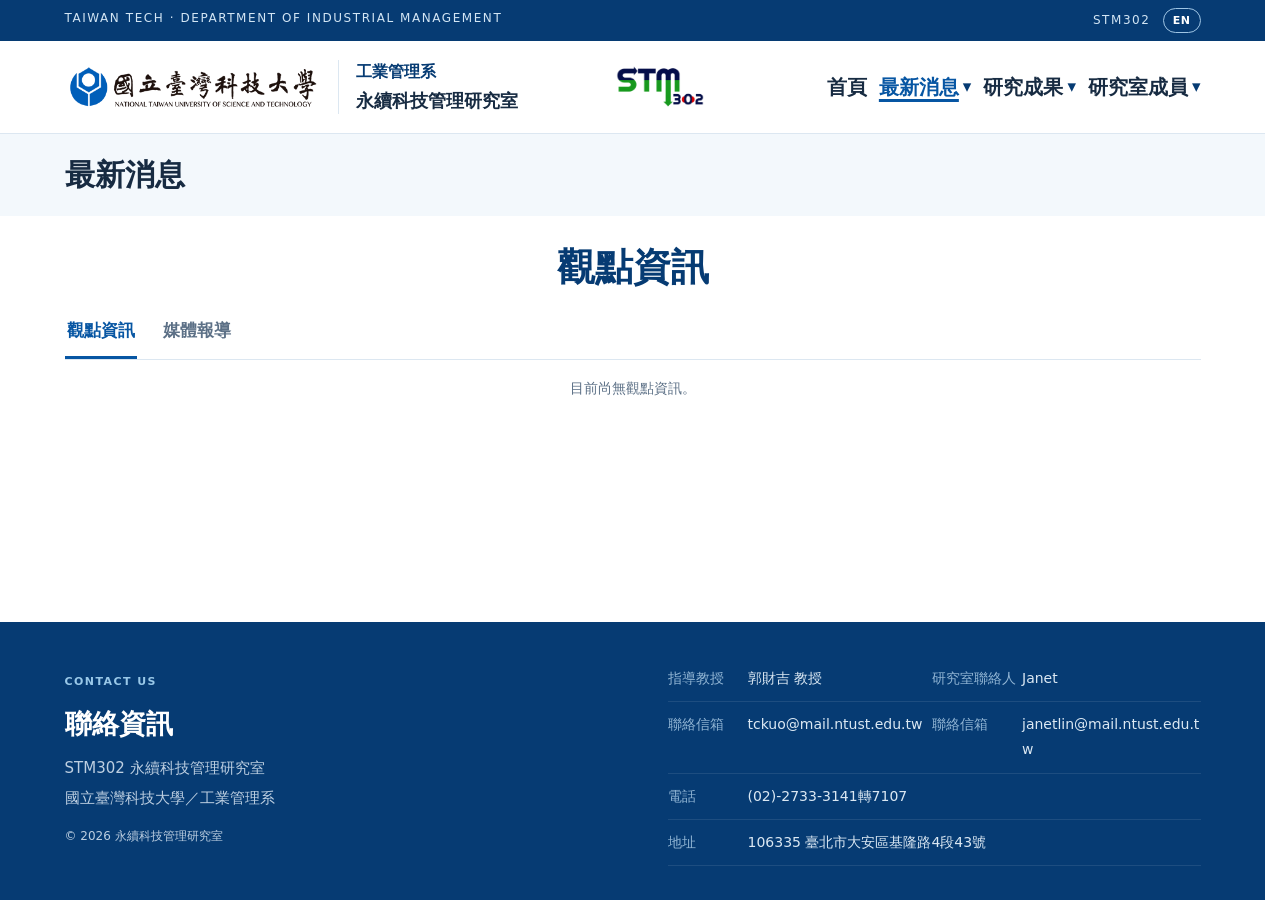
<file: news.html>
<!DOCTYPE html>
<html lang="zh-Hant"><head><meta charset="utf-8"><meta content="width=device-width,initial-scale=1" name="viewport"><meta content="國立臺灣科技大學工業管理系，永續科技管理研究室 STM302。最新消息" name="description"><title>觀點資訊｜最新消息｜STM302 永續科技管理研究室</title><link href="style.css" rel="stylesheet"><script defer src="script.js"></script><script defer src="content.js"></script><link rel="canonical" href="https://stm302.github.io/ntust-stm302/news.html"><link rel="alternate" hreflang="zh-Hant" href="https://stm302.github.io/ntust-stm302/news.html"><link rel="alternate" hreflang="en" href="https://stm302.github.io/ntust-stm302/en/news.html"><link rel="alternate" hreflang="x-default" href="https://stm302.github.io/ntust-stm302/news.html"></head>
<body><script>document.documentElement.classList.add('has-js');</script><a class="skip-link" href="#main">跳至主要內容</a><div class="topbar"><div class="wrap"><span>TAIWAN TECH · DEPARTMENT OF INDUSTRIAL MANAGEMENT</span><div class="topbar-actions"><span>STM302</span><a class="language-switch" href="en/news.html" lang="en" hreflang="en" aria-label="Switch to English">EN</a></div></div></div>
<header class="site-header"><div class="wrap nav"><a aria-label="國立臺灣科技大學首頁" class="school-logo-link" href="https://www.ntust.edu.tw">
        <img alt="國立臺灣科技大學 National Taiwan University of Science and Technology" height="80" src="assets/ntust-logo.png" width="415">
      </a>
      <div class="department">
        <a class="department-link" href="https://www.im.ntust.edu.tw">工業管理系</a>
        <a class="lab-home-link" href="index.html">永續科技管理研究室</a>
      </div>
      <a aria-label="永續科技管理研究室首頁" class="header-lab-mark" href="index.html">
        <img alt="STM302 永續科技管理研究室" src="assets/lab-icon.png" width="1774" height="887">
      </a><button aria-controls="navLinks" aria-expanded="false" aria-label="開啟導覽選單" class="menu-toggle">選單 ☰</button><nav aria-label="主要導覽" class="nav-links" id="navLinks"><a href="index.html">首頁</a><div class="nav-members nav-news"><a href="news.html" aria-current="page">最新消息</a><button type="button" class="member-nav-toggle" aria-label="展開最新消息選單" aria-expanded="false" aria-controls="news-submenu">▾</button><div class="member-submenu" id="news-submenu"><a href="news.html" aria-current="page">觀點資訊</a><a href="news-media.html">媒體報導</a></div></div><div class="nav-members nav-publications"><a href="publications.html">研究成果</a><button type="button" class="member-nav-toggle" aria-label="展開研究成果選單" aria-expanded="false" aria-controls="publication-submenu">▾</button><div class="member-submenu" id="publication-submenu"><a href="publications.html#industry-results">產學成果</a><a href="publications.html#academic-research">學術研究</a></div></div><div class="nav-members"><a href="members.html">研究室成員</a><button type="button" class="member-nav-toggle" aria-label="展開成員選單" aria-expanded="false" aria-controls="member-submenu">▾</button><div class="member-submenu" id="member-submenu"><a href="members.html#current-members">主要成員</a><a href="members.html#alumni-members">畢業成員</a></div></div></nav></div></header>
<main id="main"><header class="page-hero compact-page-hero"><div class="wrap"><h1>最新消息</h1></div></header><section class="section"><div class="wrap"><h2 class="members-heading news-section-title">觀點資訊</h2><nav class="news-category-nav" aria-label="最新消息分類"><a href="news.html" aria-current="page">觀點資訊</a><a href="news-media.html">媒體報導</a></nav><div data-content="news-perspectives" data-source="news-perspectives.json" aria-busy="true"><p class="content-status" role="status"></p><noscript>請啟用 JavaScript 以查看此頁內容。</noscript><div id="content-list" class="news-list"></div></div></div></section></main>
<footer id="contact"><div class="wrap contact-grid restored-contact"><div class="footer-brand"><div class="eyebrow">CONTACT US</div><h2>聯絡資訊</h2><p class="footer-lab-name">STM302 永續科技管理研究室</p><p class="footer-school">國立臺灣科技大學／工業管理系</p><p class="footer-copyright">© <span id="year">2026</span> 永續科技管理研究室</p></div><dl class="contact-info"><div class="contact-identity"><dt>指導教授</dt><dd><a href="https://www.im.ntust.edu.tw/p/412-1014-8023.php?Lang=zh-tw" target="_blank" rel="noopener noreferrer">郭財吉 教授</a></dd><dt>研究室聯絡人</dt><dd>Janet</dd></div><div class="contact-mail"><dt>聯絡信箱</dt><dd><a href="mailto:tckuo@mail.ntust.edu.tw">tckuo@mail.ntust.edu.tw</a></dd><dt>聯絡信箱</dt><dd><a href="mailto:janetlin@mail.ntust.edu.tw">janetlin@mail.ntust.edu.tw</a></dd></div><div><dt>電話</dt><dd>(02)-2733-3141轉7107</dd></div><div><dt>地址</dt><dd>106335 臺北市大安區基隆路4段43號</dd></div></dl></div></footer></body></html>
</file>
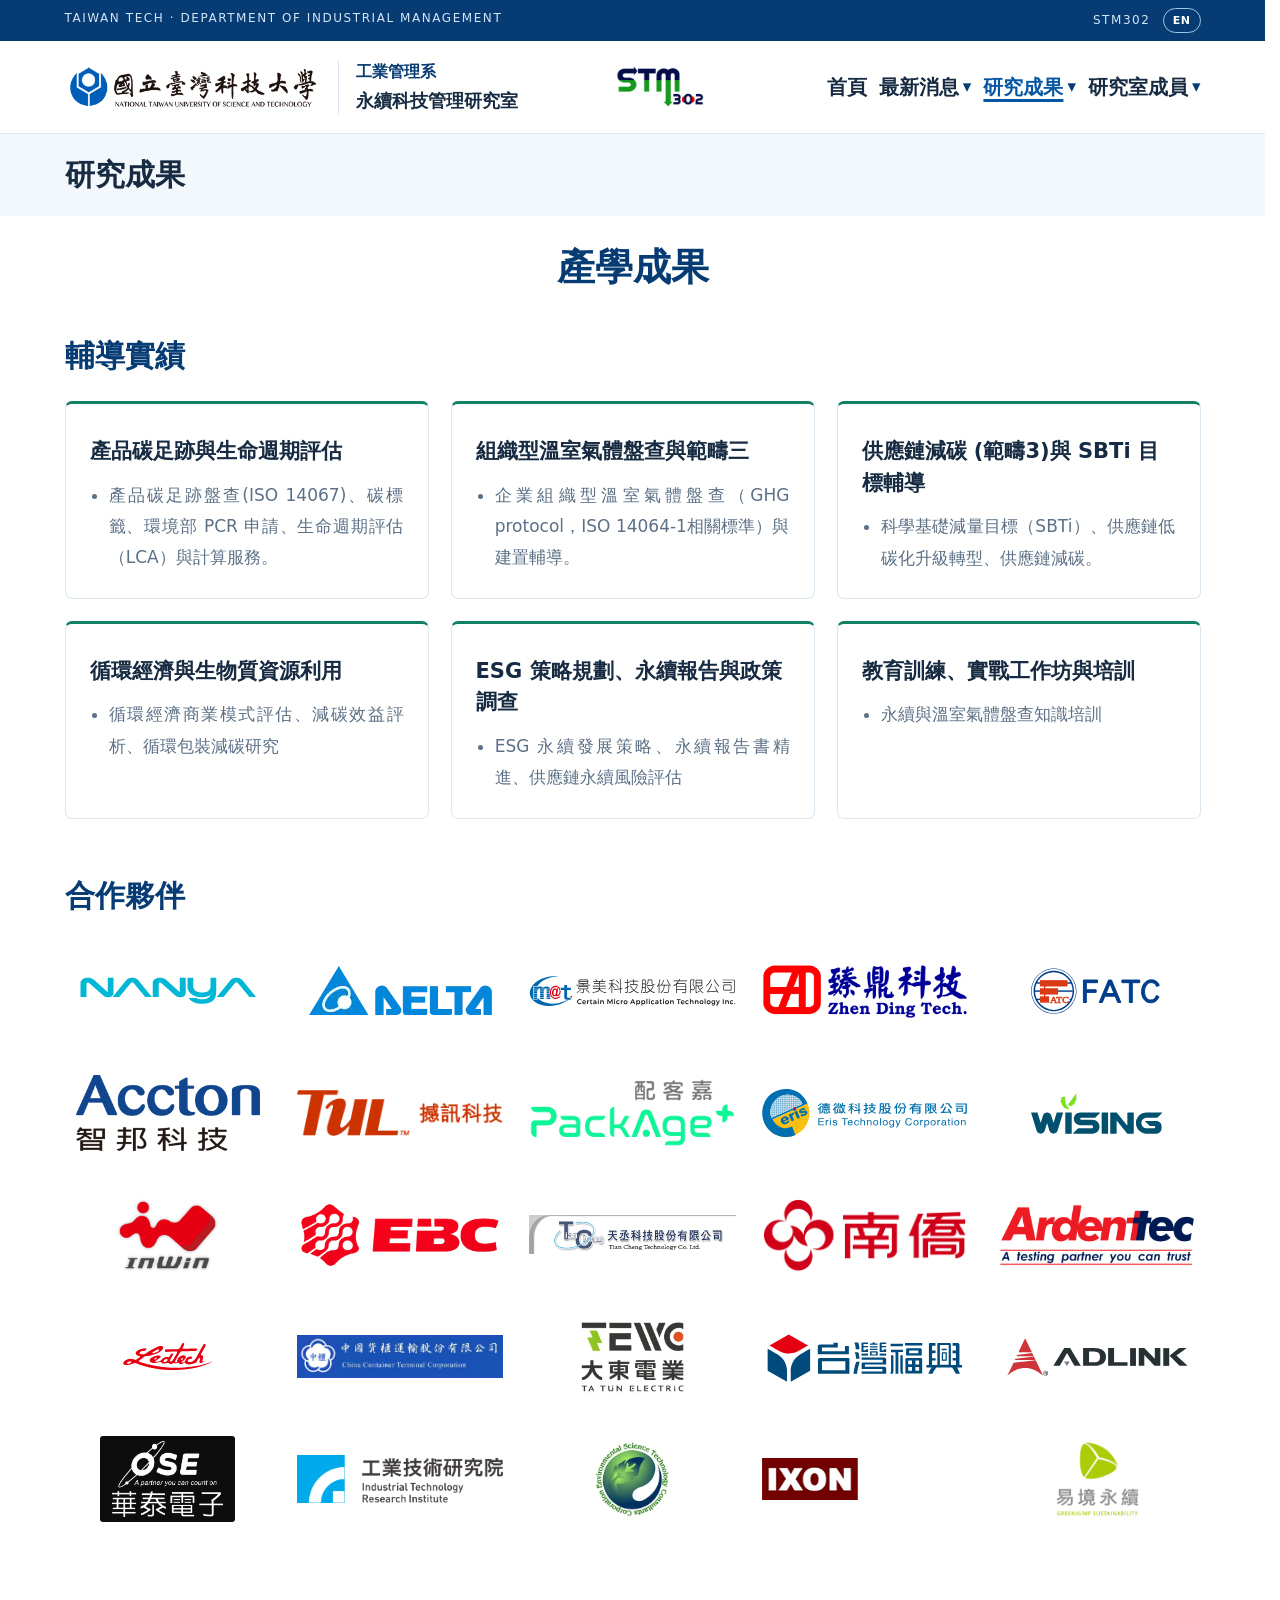
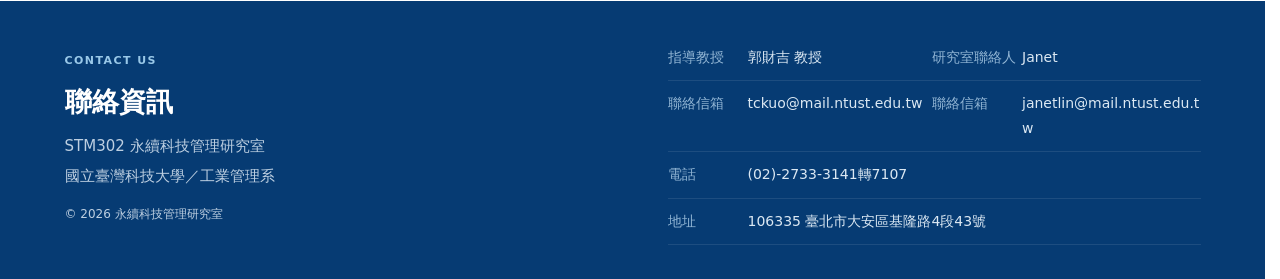
<file: publications.html>
<!DOCTYPE html>
<html lang="zh-Hant"><head><meta charset="utf-8"><meta content="width=device-width,initial-scale=1" name="viewport"><meta content="國立臺灣科技大學工業管理系，永續科技管理研究室 STM302。研究成果" name="description"><title>研究成果｜STM302 永續科技管理研究室</title><link href="style.css" rel="stylesheet"><script defer src="script.js"></script><script defer src="content.js"></script><link rel="canonical" href="https://stm302.github.io/ntust-stm302/publications.html"><link rel="alternate" hreflang="zh-Hant" href="https://stm302.github.io/ntust-stm302/publications.html"><link rel="alternate" hreflang="en" href="https://stm302.github.io/ntust-stm302/en/publications.html"><link rel="alternate" hreflang="x-default" href="https://stm302.github.io/ntust-stm302/publications.html"></head>
<body><script>document.documentElement.classList.add('has-js');</script><a class="skip-link" href="#main">跳至主要內容</a><div class="topbar"><div class="wrap"><span>TAIWAN TECH · DEPARTMENT OF INDUSTRIAL MANAGEMENT</span><div class="topbar-actions"><span>STM302</span><a class="language-switch" href="en/publications.html" lang="en" hreflang="en" aria-label="Switch to English">EN</a></div></div></div>
<header class="site-header"><div class="wrap nav"><a aria-label="國立臺灣科技大學首頁" class="school-logo-link" href="https://www.ntust.edu.tw">
        <img alt="國立臺灣科技大學 National Taiwan University of Science and Technology" height="80" src="assets/ntust-logo.png" width="415">
      </a>
      <div class="department">
        <a class="department-link" href="https://www.im.ntust.edu.tw">工業管理系</a>
        <a class="lab-home-link" href="index.html">永續科技管理研究室</a>
      </div>
      <a aria-label="永續科技管理研究室首頁" class="header-lab-mark" href="index.html">
        <img alt="STM302 永續科技管理研究室" src="assets/lab-icon.png" width="1774" height="887">
      </a><button aria-controls="navLinks" aria-expanded="false" aria-label="開啟導覽選單" class="menu-toggle">選單 ☰</button><nav aria-label="主要導覽" class="nav-links" id="navLinks"><a href="index.html">首頁</a><div class="nav-members nav-news"><a href="news.html">最新消息</a><button type="button" class="member-nav-toggle" aria-label="展開最新消息選單" aria-expanded="false" aria-controls="news-submenu">▾</button><div class="member-submenu" id="news-submenu"><a href="news.html">觀點資訊</a><a href="news-media.html">媒體報導</a></div></div><div class="nav-members nav-publications"><a aria-current="page" href="publications.html">研究成果</a><button type="button" class="member-nav-toggle" aria-label="展開研究成果選單" aria-expanded="false" aria-controls="publication-submenu">▾</button><div class="member-submenu" id="publication-submenu"><a href="publications.html#industry-results">產學成果</a><a href="publications.html#academic-research">學術研究</a></div></div><div class="nav-members"><a href="members.html">研究室成員</a><button type="button" class="member-nav-toggle" aria-label="展開成員選單" aria-expanded="false" aria-controls="member-submenu">▾</button><div class="member-submenu" id="member-submenu"><a href="members.html#current-members">主要成員</a><a href="members.html#alumni-members">畢業成員</a></div></div></nav></div></header>
<main id="main"><header class="page-hero compact-page-hero"><div class="wrap"><h1>研究成果</h1></div></header><section class="section"><div class="wrap"><section id="industry-results" aria-labelledby="industry-results-heading" data-content="industry-results" data-source="industry-results.json" data-target="industry-results-list" aria-busy="true"><h2 id="industry-results-heading" class="members-heading">產學成果</h2><section class="industry-block" aria-labelledby="industry-guidance-heading"><h3 id="industry-guidance-heading" class="industry-section-heading">輔導實績</h3><p class="content-status" role="status"></p><div id="industry-results-list"></div></section><section class="industry-block" aria-labelledby="industry-partners-heading"><h3 id="industry-partners-heading" class="industry-section-heading">合作夥伴</h3><div class="partner-grid" aria-label="合作夥伴企業標誌">
  <div class="partner-logo"><img src="assets/partners/nanya.png" alt="南亞科技股份有限公司 Logo" loading="lazy" decoding="async"></div>
  <div class="partner-logo"><img src="assets/partners/delta.png" alt="台達電子工業股份有限公司 Logo" loading="lazy" decoding="async"></div>
  <div class="partner-logo"><img src="assets/partners/cmat.svg" alt="景美科技股份有限公司 Logo" loading="lazy" decoding="async"></div>
  <div class="partner-logo"><img src="assets/partners/zdt.png" alt="臻鼎科技股份有限公司 Logo" loading="lazy" decoding="async"></div>
  <div class="partner-logo"><img src="assets/partners/fatc.svg" alt="福懋科技股份有限公司 Logo" loading="lazy" decoding="async"></div>
  <div class="partner-logo"><img src="assets/partners/accton.png" alt="智邦科技股份有限公司 Logo" loading="lazy" decoding="async"></div>
  <div class="partner-logo"><img src="assets/partners/tul.png" alt="撼訊科技股份有限公司 Logo" loading="lazy" decoding="async"></div>
  <div class="partner-logo"><img src="assets/partners/packageplus.png" alt="配客嘉股份有限公司 Logo" loading="lazy" decoding="async"></div>
  <div class="partner-logo"><img src="assets/partners/eris.svg" alt="德微科技股份有限公司 Logo" loading="lazy" decoding="async"></div>
  <div class="partner-logo"><img src="assets/partners/wising.svg" alt="緯詠智能股份有限公司 Logo" loading="lazy" decoding="async"></div>
  <div class="partner-logo"><img src="assets/partners/inwin.png" alt="迎廣科技股份有限公司 Logo" loading="lazy" decoding="async"></div>
  <div class="partner-logo"><img src="assets/partners/ebc.png" alt="新呈工業股份有限公司 Logo" loading="lazy" decoding="async"></div>
  <div class="partner-logo"><img src="assets/partners/tiancheng.png" alt="天丞科技股份有限公司 Logo" loading="lazy" decoding="async"></div>
  <div class="partner-logo"><img src="assets/partners/namchow.png" alt="華強實業股份有限公司 Logo" loading="lazy" decoding="async"></div>
  <div class="partner-logo"><img src="assets/partners/ardentec.png" alt="欣銓科技股份有限公司 Logo" loading="lazy" decoding="async"></div>
  <div class="partner-logo"><img src="assets/partners/ledtech.svg" alt="華興電子工業股份有限公司 Logo" loading="lazy" decoding="async"></div>
  <div class="partner-logo"><img src="assets/partners/cct.png" alt="中國貨櫃運輸股份有限公司 Logo" loading="lazy" decoding="async"></div>
  <div class="partner-logo"><img src="assets/partners/tatung.png" alt="大東電業 Logo" loading="lazy" decoding="async"></div>
  <div class="partner-logo"><img src="assets/partners/fuhsing.svg" alt="台灣福興工業股份有限公司 Logo" loading="lazy" decoding="async"></div>
  <div class="partner-logo"><img src="assets/partners/adlink.svg" alt="凌華科技股份有限公司 Logo" loading="lazy" decoding="async"></div>
  <div class="partner-logo partner-logo--ose"><img src="assets/partners/ose.png" alt="華泰電子股份有限公司 Logo" loading="lazy" decoding="async"></div>
  <div class="partner-logo"><img src="assets/partners/itri.png" alt="財團法人工業技術研究院 Logo" loading="lazy" decoding="async"></div>
  <div class="partner-logo"><img src="assets/partners/estc.png" alt="環科工程顧問股份有限公司 Logo" loading="lazy" decoding="async"></div>
  <div class="partner-logo"><img src="assets/partners/ixon.png" alt="中崗科技 Logo" loading="lazy" decoding="async"></div>
  <div class="partner-logo"><img src="assets/partners/greenjump.png" alt="易境永續 Logo" loading="lazy" decoding="async"></div>
</div></section></section><section id="academic-research" aria-labelledby="academic-research-heading" data-content="publications" data-source="publications-data.json" aria-busy="true"><h2 id="academic-research-heading" class="members-heading">學術研究</h2><p class="content-status" role="status"></p><noscript>請啟用 JavaScript 以查看此頁內容。</noscript><div id="content-list"></div></section></div></section></main>
<footer id="contact"><div class="wrap contact-grid restored-contact"><div class="footer-brand"><div class="eyebrow">CONTACT US</div><h2>聯絡資訊</h2><p class="footer-lab-name">STM302 永續科技管理研究室</p><p class="footer-school">國立臺灣科技大學／工業管理系</p><p class="footer-copyright">© <span id="year">2026</span> 永續科技管理研究室</p></div><dl class="contact-info"><div class="contact-identity"><dt>指導教授</dt><dd><a href="https://www.im.ntust.edu.tw/p/412-1014-8023.php?Lang=zh-tw" target="_blank" rel="noopener noreferrer">郭財吉 教授</a></dd><dt>研究室聯絡人</dt><dd>Janet</dd></div><div class="contact-mail"><dt>聯絡信箱</dt><dd><a href="mailto:tckuo@mail.ntust.edu.tw">tckuo@mail.ntust.edu.tw</a></dd><dt>聯絡信箱</dt><dd><a href="mailto:janetlin@mail.ntust.edu.tw">janetlin@mail.ntust.edu.tw</a></dd></div><div><dt>電話</dt><dd>(02)-2733-3141轉7107</dd></div><div><dt>地址</dt><dd>106335 臺北市大安區基隆路4段43號</dd></div></dl></div></footer></body></html>
</file>
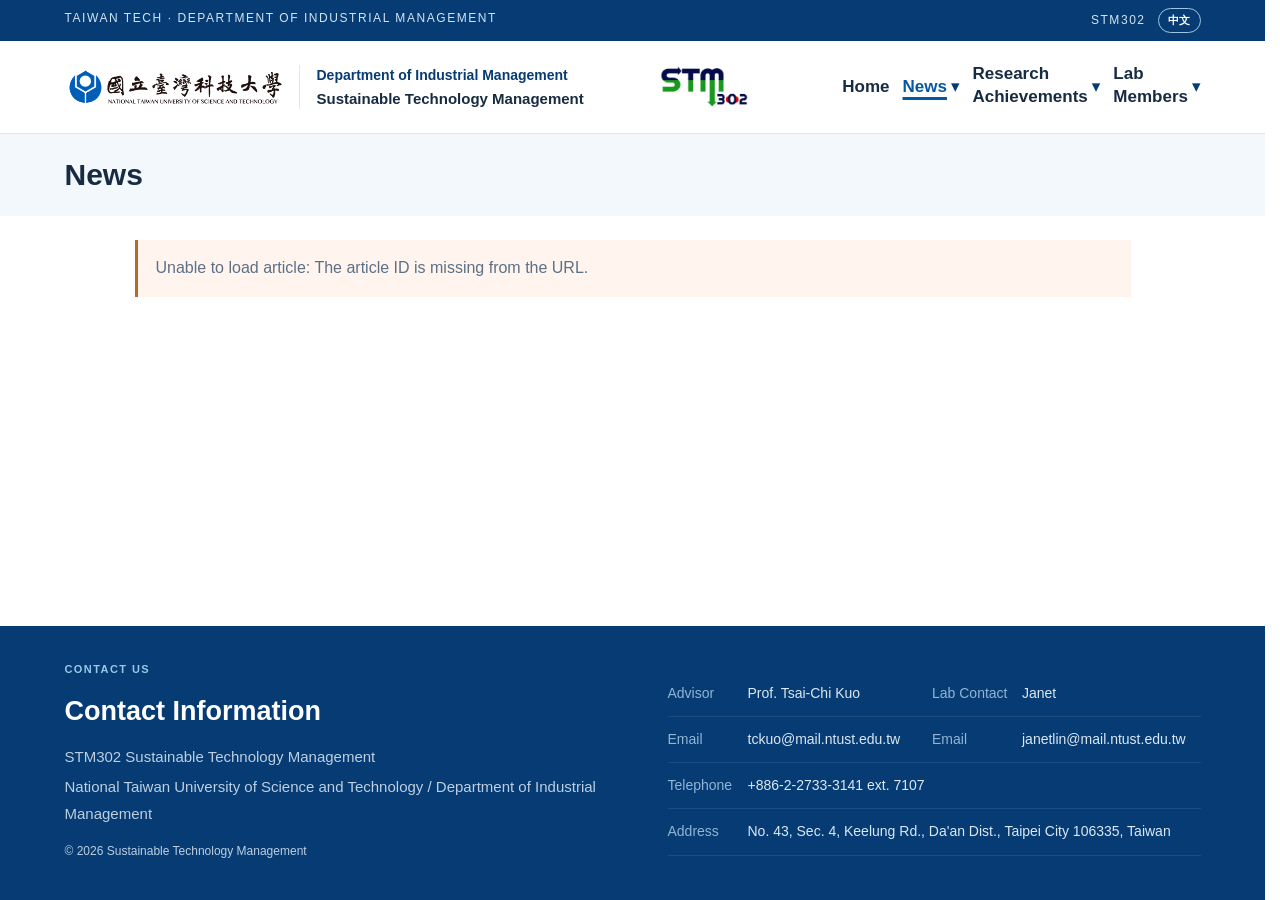
<file: en/article.html>
<!DOCTYPE html>
<html lang="en">
  <head>
    <meta charset="utf-8">
    <meta content="width=device-width,initial-scale=1" name="viewport">
    <meta content="News article from STM302 Sustainable Technology Management." name="description">
    <title>Article | News | STM302 Sustainable Technology Management</title>
    <link href="../style.css" rel="stylesheet">
    <script defer src="../script.js"></script>
    <script defer src="../content.js"></script>
    <script defer src="../article.js"></script>
    <link rel="canonical" href="https://stm302.github.io/ntust-stm302/en/article.html">
    <link rel="alternate" hreflang="zh-Hant" href="https://stm302.github.io/ntust-stm302/article.html">
    <link rel="alternate" hreflang="en" href="https://stm302.github.io/ntust-stm302/en/article.html">
    <link rel="alternate" hreflang="x-default" href="https://stm302.github.io/ntust-stm302/article.html">
  </head>
  <body>
    <script>document.documentElement.classList.add('has-js');</script>
    <a class="skip-link" href="#main">Skip to main content</a>
    <div class="topbar">
      <div class="wrap">
        <span>TAIWAN TECH · DEPARTMENT OF INDUSTRIAL MANAGEMENT</span>
        <div class="topbar-actions">
          <span>STM302</span><a class="language-switch" href="../article.html" lang="zh-Hant" hreflang="zh-Hant" aria-label="切換至中文版">中文</a>
        </div>
      </div>
    </div>
    <header class="site-header">
      <div class="wrap nav">
        <a aria-label="National Taiwan University of Science and Technology home" class="school-logo-link" href="https://www.ntust.edu.tw"><img alt="National Taiwan University of Science and Technology" height="80" src="../assets/ntust-logo.png" width="415"></a>
        <div class="department">
          <a class="department-link" href="https://www.im.ntust.edu.tw">Department of Industrial Management</a> <a class="lab-home-link" href="index.html">Sustainable Technology Management</a>
        </div>
        <a aria-label="Sustainable Technology Management home" class="header-lab-mark" href="index.html"><img alt="STM302 Sustainable Technology Management" src="../assets/lab-icon.png" width="1774" height="887"></a>
        <button aria-controls="navLinks" aria-expanded="false" aria-label="Open navigation menu" class="menu-toggle">Menu ☰</button>
        <nav aria-label="Main navigation" class="nav-links" id="navLinks">
          <a href="index.html">Home</a>
          <div class="nav-members nav-news">
            <a href="news.html" aria-current="location">News</a>
            <button type="button" class="member-nav-toggle" aria-label="Expand News menu" aria-expanded="false" aria-controls="news-submenu">▾</button>
            <div class="member-submenu" id="news-submenu">
              <a href="news.html">Insights</a><a href="news-media.html">Media Coverage</a>
            </div>
          </div>
          <div class="nav-members nav-publications">
            <a href="publications.html">Research<br class="desktop-nav-break"> Achievements</a>
            <button type="button" class="member-nav-toggle" aria-label="Expand Research Achievements menu" aria-expanded="false" aria-controls="publication-submenu">▾</button>
            <div class="member-submenu" id="publication-submenu">
              <a href="publications.html#industry-results">Industry Collaboration</a><a href="publications.html#academic-research">Academic Research</a>
            </div>
          </div>
          <div class="nav-members">
            <a href="members.html">Lab<br class="desktop-nav-break"> Members</a>
            <button type="button" class="member-nav-toggle" aria-label="Expand Members menu" aria-expanded="false" aria-controls="member-submenu">▾</button>
            <div class="member-submenu" id="member-submenu">
              <a href="members.html#current-members">Current Members</a><a href="members.html#alumni-members">Alumni</a>
            </div>
          </div>
        </nav>
      </div>
    </header>
    <main id="main">
      <header class="page-hero compact-page-hero">
        <div class="wrap">
          <h1>News</h1>
        </div>
      </header>
      <section class="section article-section">
        <div class="wrap article-wrap">
          <p id="article-status" class="content-status" role="status"></p>
          <article id="article-detail" class="article-detail" hidden>
            <a id="article-back" class="article-back" href="news.html">← Back to News</a>
            <div class="article-intro">
              <figure id="article-figure" class="article-figure" hidden>
                <img id="article-image" alt="" loading="eager">
              </figure>
              <header class="article-heading">
                <div class="article-meta">
                  <span id="article-category" class="category"></span><time id="article-date"></time>
                </div>
                <h1 id="article-title"></h1>
              </header>
            </div>
            <div id="article-body" class="article-body">
            </div>
          </article>
          <noscript>Please enable JavaScript to view this article.</noscript>
        </div>
      </section>
    </main>
    <footer id="contact">
      <div class="wrap contact-grid restored-contact">
        <div class="footer-brand">
          <div class="eyebrow">
            CONTACT US
          </div>
          <h2>Contact Information</h2>
          <p class="footer-lab-name">STM302 Sustainable Technology Management</p>
          <p class="footer-school">National Taiwan University of Science and Technology / Department of Industrial Management</p>
          <p class="footer-copyright">© <span id="year">2026</span> Sustainable Technology Management</p>
        </div>
        <dl class="contact-info">
          <div class="contact-identity">
            <dt>Advisor</dt>
            <dd><a href="https://www.im.ntust.edu.tw/p/412-1014-8023.php?Lang=zh-tw" target="_blank" rel="noopener noreferrer">Prof. Tsai-Chi Kuo</a></dd>
            <dt>Lab Contact</dt>
            <dd>Janet</dd>
          </div>
          <div class="contact-mail">
            <dt>Email</dt>
            <dd><a href="mailto:tckuo@mail.ntust.edu.tw">tckuo@mail.ntust.edu.tw</a></dd>
            <dt>Email</dt>
            <dd><a href="mailto:janetlin@mail.ntust.edu.tw">janetlin@mail.ntust.edu.tw</a></dd>
          </div>
          <div>
            <dt>Telephone</dt>
            <dd>+886-2-2733-3141 ext. 7107</dd>
          </div>
          <div>
            <dt>Address</dt>
            <dd>No. 43, Sec. 4, Keelung Rd., Da'an Dist., Taipei City 106335, Taiwan</dd>
          </div>
        </dl>
      </div>
    </footer>
  </body>
</html>
</file>
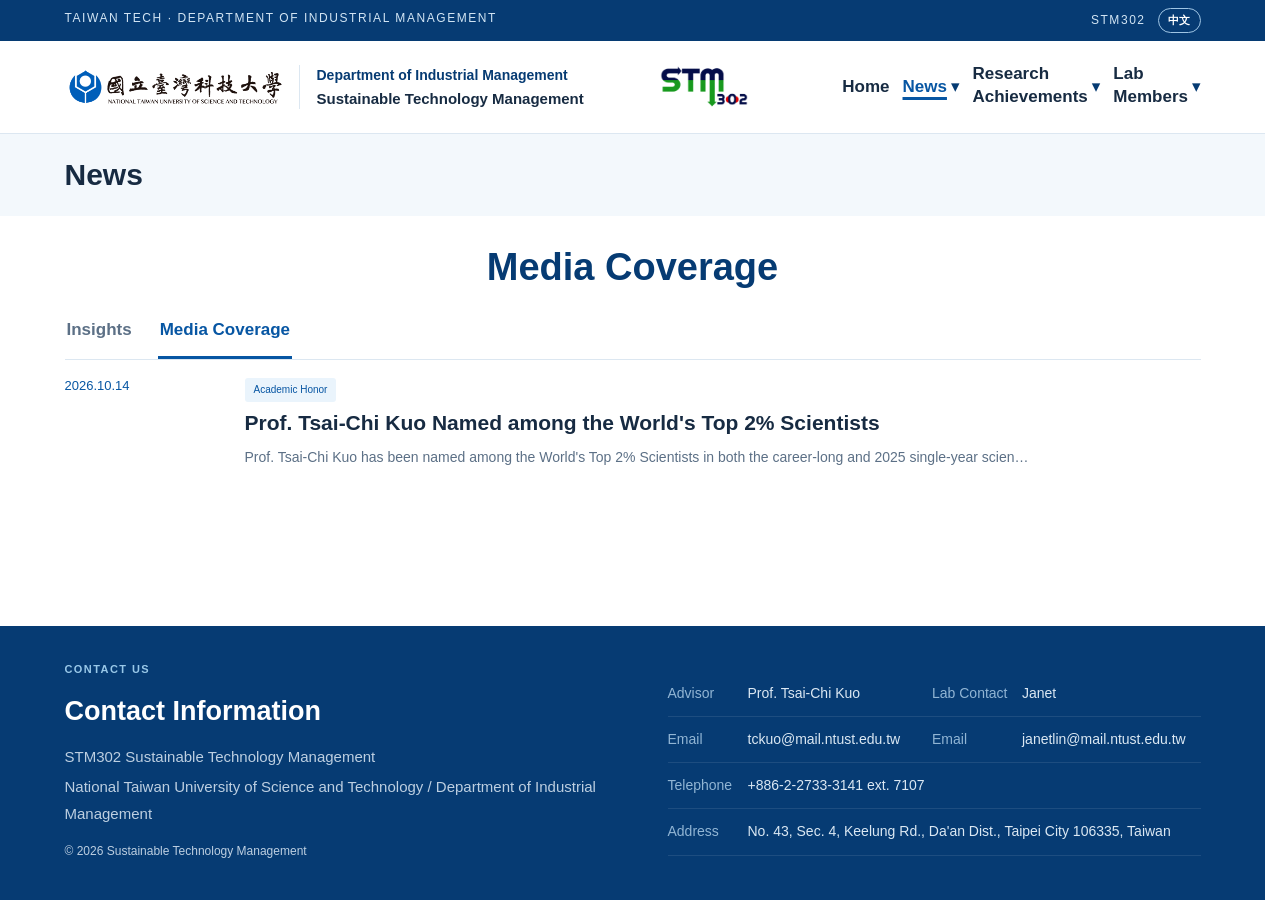
<file: en/news-media.html>
<!DOCTYPE html>
<html lang="en">
  <head>
    <meta charset="utf-8">
    <meta content="width=device-width,initial-scale=1" name="viewport">
    <meta content="Media coverage featuring the STM302 Sustainable Technology Management." name="description">
    <title>Media Coverage | News | STM302 Sustainable Technology Management</title>
    <link href="../style.css" rel="stylesheet">
    <script defer src="../script.js"></script>
    <script defer src="../content.js"></script>
    <link rel="canonical" href="https://stm302.github.io/ntust-stm302/en/news-media.html">
    <link rel="alternate" hreflang="zh-Hant" href="https://stm302.github.io/ntust-stm302/news-media.html">
    <link rel="alternate" hreflang="en" href="https://stm302.github.io/ntust-stm302/en/news-media.html">
    <link rel="alternate" hreflang="x-default" href="https://stm302.github.io/ntust-stm302/news-media.html">
  </head>
  <body>
    <script>document.documentElement.classList.add('has-js');</script>
    <a class="skip-link" href="#main">Skip to main content</a>
    <div class="topbar">
      <div class="wrap">
        <span>TAIWAN TECH · DEPARTMENT OF INDUSTRIAL MANAGEMENT</span>
        <div class="topbar-actions">
          <span>STM302</span><a class="language-switch" href="../news-media.html" lang="zh-Hant" hreflang="zh-Hant" aria-label="切換至中文版">中文</a>
        </div>
      </div>
    </div>
    <header class="site-header">
      <div class="wrap nav">
        <a aria-label="National Taiwan University of Science and Technology home" class="school-logo-link" href="https://www.ntust.edu.tw"><img alt="National Taiwan University of Science and Technology" height="80" src="../assets/ntust-logo.png" width="415"></a>
        <div class="department">
          <a class="department-link" href="https://www.im.ntust.edu.tw">Department of Industrial Management</a> <a class="lab-home-link" href="index.html">Sustainable Technology Management</a>
        </div>
        <a aria-label="Sustainable Technology Management home" class="header-lab-mark" href="index.html"><img alt="STM302 Sustainable Technology Management" src="../assets/lab-icon.png" width="1774" height="887"></a>
        <button aria-controls="navLinks" aria-expanded="false" aria-label="Open navigation menu" class="menu-toggle">Menu ☰</button>
        <nav aria-label="Main navigation" class="nav-links" id="navLinks">
          <a href="index.html">Home</a>
          <div class="nav-members nav-news">
            <a href="news.html" aria-current="location">News</a>
            <button type="button" class="member-nav-toggle" aria-label="Expand News menu" aria-expanded="false" aria-controls="news-submenu">▾</button>
            <div class="member-submenu" id="news-submenu">
              <a href="news.html">Insights</a><a href="news-media.html" aria-current="page">Media Coverage</a>
            </div>
          </div>
          <div class="nav-members nav-publications">
            <a href="publications.html">Research<br class="desktop-nav-break"> Achievements</a>
            <button type="button" class="member-nav-toggle" aria-label="Expand Research Achievements menu" aria-expanded="false" aria-controls="publication-submenu">▾</button>
            <div class="member-submenu" id="publication-submenu">
              <a href="publications.html#industry-results">Industry Collaboration</a><a href="publications.html#academic-research">Academic Research</a>
            </div>
          </div>
          <div class="nav-members">
            <a href="members.html">Lab<br class="desktop-nav-break"> Members</a>
            <button type="button" class="member-nav-toggle" aria-label="Expand Members menu" aria-expanded="false" aria-controls="member-submenu">▾</button>
            <div class="member-submenu" id="member-submenu">
              <a href="members.html#current-members">Current Members</a><a href="members.html#alumni-members">Alumni</a>
            </div>
          </div>
        </nav>
      </div>
    </header>
    <main id="main">
      <header class="page-hero compact-page-hero">
        <div class="wrap">
          <h1>News</h1>
        </div>
      </header>
      <section class="section">
        <div class="wrap">
          <h2 class="members-heading news-section-title">Media Coverage</h2>
          <nav class="news-category-nav" aria-label="News categories">
            <a href="news.html">Insights</a><a href="news-media.html" aria-current="page">Media Coverage</a>
          </nav>
          <div data-content="news-media" data-source="../news-media.json" aria-busy="true">
            <p class="content-status" role="status"></p>
            <noscript>Please enable JavaScript to view this content.</noscript>
            <div id="content-list" class="news-list">
            </div>
          </div>
        </div>
      </section>
    </main>
    <footer id="contact">
      <div class="wrap contact-grid restored-contact">
        <div class="footer-brand">
          <div class="eyebrow">
            CONTACT US
          </div>
          <h2>Contact Information</h2>
          <p class="footer-lab-name">STM302 Sustainable Technology Management</p>
          <p class="footer-school">National Taiwan University of Science and Technology / Department of Industrial Management</p>
          <p class="footer-copyright">© <span id="year">2026</span> Sustainable Technology Management</p>
        </div>
        <dl class="contact-info">
          <div class="contact-identity">
            <dt>Advisor</dt>
            <dd><a href="https://www.im.ntust.edu.tw/p/412-1014-8023.php?Lang=zh-tw" target="_blank" rel="noopener noreferrer">Prof. Tsai-Chi Kuo</a></dd>
            <dt>Lab Contact</dt>
            <dd>Janet</dd>
          </div>
          <div class="contact-mail">
            <dt>Email</dt>
            <dd><a href="mailto:tckuo@mail.ntust.edu.tw">tckuo@mail.ntust.edu.tw</a></dd>
            <dt>Email</dt>
            <dd><a href="mailto:janetlin@mail.ntust.edu.tw">janetlin@mail.ntust.edu.tw</a></dd>
          </div>
          <div>
            <dt>Telephone</dt>
            <dd>+886-2-2733-3141 ext. 7107</dd>
          </div>
          <div>
            <dt>Address</dt>
            <dd>No. 43, Sec. 4, Keelung Rd., Da'an Dist., Taipei City 106335, Taiwan</dd>
          </div>
        </dl>
      </div>
    </footer>
  </body>
</html>
</file>
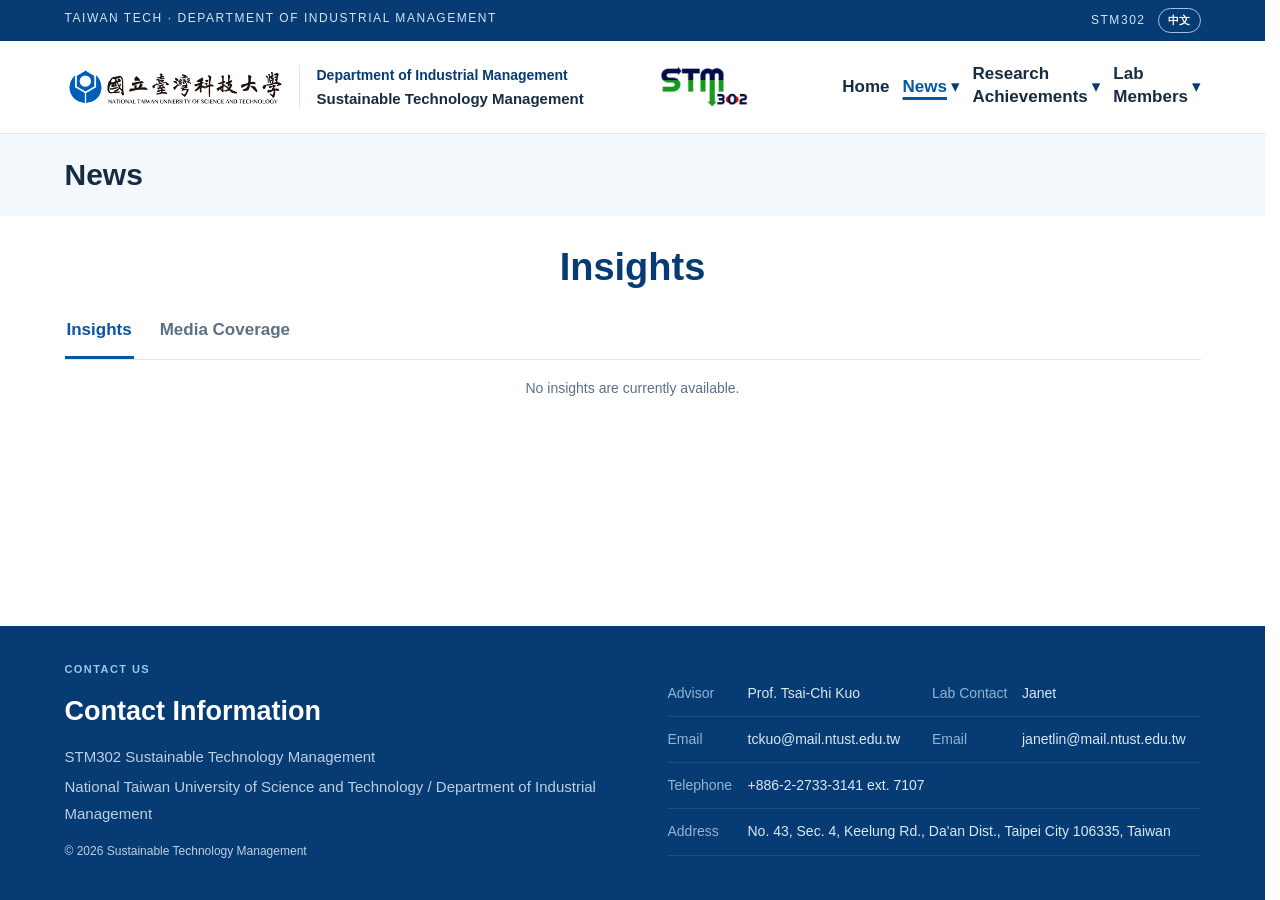
<file: en/news.html>
<!DOCTYPE html>
<html lang="en">
  <head>
    <meta charset="utf-8">
    <meta content="width=device-width,initial-scale=1" name="viewport">
    <meta content="Insights and updates from STM302 Sustainable Technology Management." name="description">
    <title>Insights | News | STM302 Sustainable Technology Management</title>
    <link href="../style.css" rel="stylesheet">
    <script defer src="../script.js"></script>
    <script defer src="../content.js"></script>
    <link rel="canonical" href="https://stm302.github.io/ntust-stm302/en/news.html">
    <link rel="alternate" hreflang="zh-Hant" href="https://stm302.github.io/ntust-stm302/news.html">
    <link rel="alternate" hreflang="en" href="https://stm302.github.io/ntust-stm302/en/news.html">
    <link rel="alternate" hreflang="x-default" href="https://stm302.github.io/ntust-stm302/news.html">
  </head>
  <body>
    <script>document.documentElement.classList.add('has-js');</script>
    <a class="skip-link" href="#main">Skip to main content</a>
    <div class="topbar">
      <div class="wrap">
        <span>TAIWAN TECH · DEPARTMENT OF INDUSTRIAL MANAGEMENT</span>
        <div class="topbar-actions">
          <span>STM302</span><a class="language-switch" href="../news.html" lang="zh-Hant" hreflang="zh-Hant" aria-label="切換至中文版">中文</a>
        </div>
      </div>
    </div>
    <header class="site-header">
      <div class="wrap nav">
        <a aria-label="National Taiwan University of Science and Technology home" class="school-logo-link" href="https://www.ntust.edu.tw"><img alt="National Taiwan University of Science and Technology" height="80" src="../assets/ntust-logo.png" width="415"></a>
        <div class="department">
          <a class="department-link" href="https://www.im.ntust.edu.tw">Department of Industrial Management</a> <a class="lab-home-link" href="index.html">Sustainable Technology Management</a>
        </div>
        <a aria-label="Sustainable Technology Management home" class="header-lab-mark" href="index.html"><img alt="STM302 Sustainable Technology Management" src="../assets/lab-icon.png" width="1774" height="887"></a>
        <button aria-controls="navLinks" aria-expanded="false" aria-label="Open navigation menu" class="menu-toggle">Menu ☰</button>
        <nav aria-label="Main navigation" class="nav-links" id="navLinks">
          <a href="index.html">Home</a>
          <div class="nav-members nav-news">
            <a href="news.html" aria-current="page">News</a>
            <button type="button" class="member-nav-toggle" aria-label="Expand News menu" aria-expanded="false" aria-controls="news-submenu">▾</button>
            <div class="member-submenu" id="news-submenu">
              <a href="news.html" aria-current="page">Insights</a><a href="news-media.html">Media Coverage</a>
            </div>
          </div>
          <div class="nav-members nav-publications">
            <a href="publications.html">Research<br class="desktop-nav-break"> Achievements</a>
            <button type="button" class="member-nav-toggle" aria-label="Expand Research Achievements menu" aria-expanded="false" aria-controls="publication-submenu">▾</button>
            <div class="member-submenu" id="publication-submenu">
              <a href="publications.html#industry-results">Industry Collaboration</a><a href="publications.html#academic-research">Academic Research</a>
            </div>
          </div>
          <div class="nav-members">
            <a href="members.html">Lab<br class="desktop-nav-break"> Members</a>
            <button type="button" class="member-nav-toggle" aria-label="Expand Members menu" aria-expanded="false" aria-controls="member-submenu">▾</button>
            <div class="member-submenu" id="member-submenu">
              <a href="members.html#current-members">Current Members</a><a href="members.html#alumni-members">Alumni</a>
            </div>
          </div>
        </nav>
      </div>
    </header>
    <main id="main">
      <header class="page-hero compact-page-hero">
        <div class="wrap">
          <h1>News</h1>
        </div>
      </header>
      <section class="section">
        <div class="wrap">
          <h2 class="members-heading news-section-title">Insights</h2>
          <nav class="news-category-nav" aria-label="News categories">
            <a href="news.html" aria-current="page">Insights</a><a href="news-media.html">Media Coverage</a>
          </nav>
          <div data-content="news-perspectives" data-source="../news-perspectives.json" aria-busy="true">
            <p class="content-status" role="status"></p>
            <noscript>Please enable JavaScript to view this content.</noscript>
            <div id="content-list" class="news-list">
            </div>
          </div>
        </div>
      </section>
    </main>
    <footer id="contact">
      <div class="wrap contact-grid restored-contact">
        <div class="footer-brand">
          <div class="eyebrow">
            CONTACT US
          </div>
          <h2>Contact Information</h2>
          <p class="footer-lab-name">STM302 Sustainable Technology Management</p>
          <p class="footer-school">National Taiwan University of Science and Technology / Department of Industrial Management</p>
          <p class="footer-copyright">© <span id="year">2026</span> Sustainable Technology Management</p>
        </div>
        <dl class="contact-info">
          <div class="contact-identity">
            <dt>Advisor</dt>
            <dd><a href="https://www.im.ntust.edu.tw/p/412-1014-8023.php?Lang=zh-tw" target="_blank" rel="noopener noreferrer">Prof. Tsai-Chi Kuo</a></dd>
            <dt>Lab Contact</dt>
            <dd>Janet</dd>
          </div>
          <div class="contact-mail">
            <dt>Email</dt>
            <dd><a href="mailto:tckuo@mail.ntust.edu.tw">tckuo@mail.ntust.edu.tw</a></dd>
            <dt>Email</dt>
            <dd><a href="mailto:janetlin@mail.ntust.edu.tw">janetlin@mail.ntust.edu.tw</a></dd>
          </div>
          <div>
            <dt>Telephone</dt>
            <dd>+886-2-2733-3141 ext. 7107</dd>
          </div>
          <div>
            <dt>Address</dt>
            <dd>No. 43, Sec. 4, Keelung Rd., Da'an Dist., Taipei City 106335, Taiwan</dd>
          </div>
        </dl>
      </div>
    </footer>
  </body>
</html>
</file>
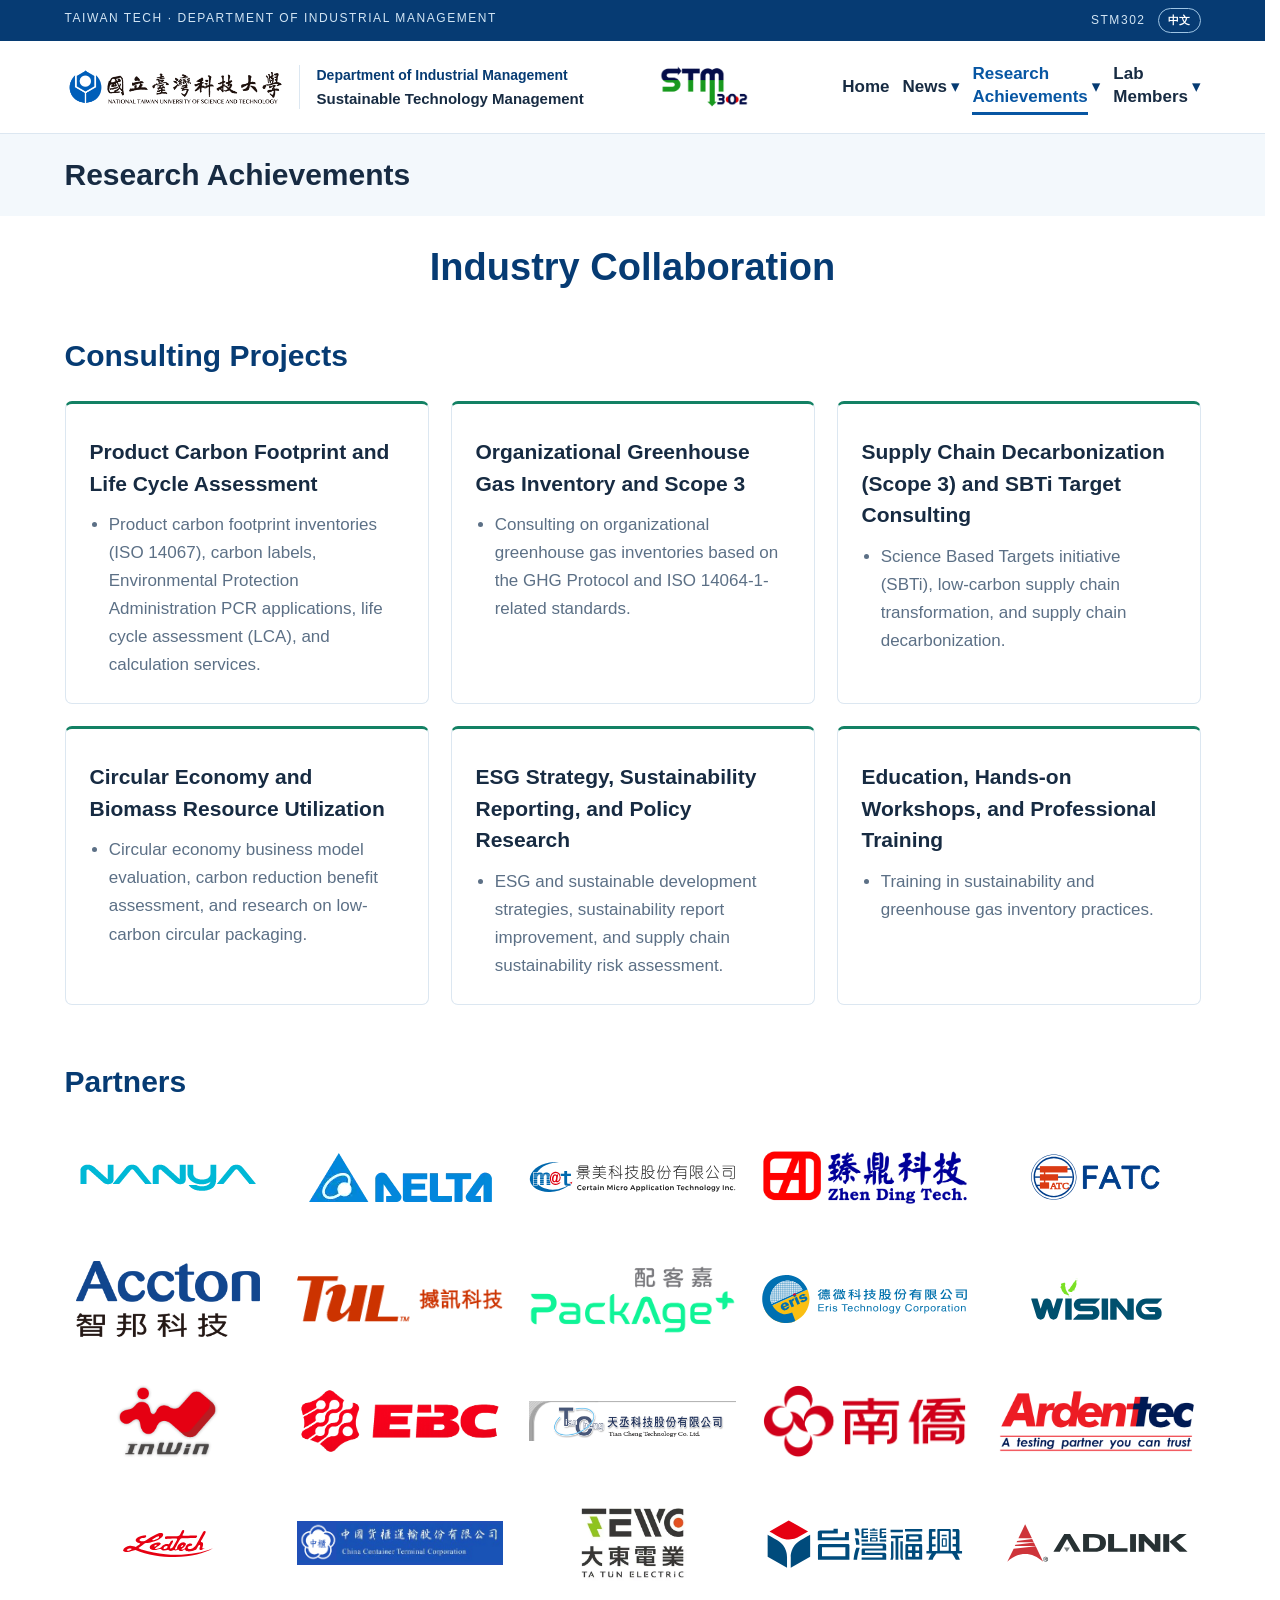
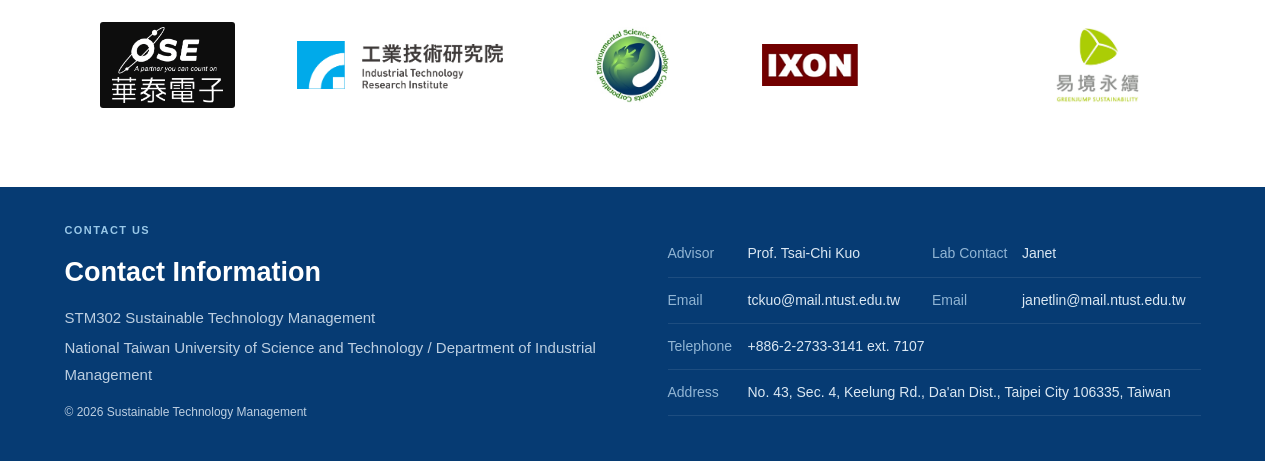
<file: en/publications.html>
<!DOCTYPE html>
<html lang="en">
  <head>
    <meta charset="utf-8">
    <meta content="width=device-width,initial-scale=1" name="viewport">
    <meta content="Industry collaboration projects and academic research outputs from STM302 Sustainable Technology Management." name="description">
    <title>Research Achievements | STM302 Sustainable Technology Management</title>
    <link href="../style.css" rel="stylesheet">
    <script defer src="../script.js"></script>
    <script defer src="../content.js"></script>
    <link rel="canonical" href="https://stm302.github.io/ntust-stm302/en/publications.html">
    <link rel="alternate" hreflang="zh-Hant" href="https://stm302.github.io/ntust-stm302/publications.html">
    <link rel="alternate" hreflang="en" href="https://stm302.github.io/ntust-stm302/en/publications.html">
    <link rel="alternate" hreflang="x-default" href="https://stm302.github.io/ntust-stm302/publications.html">
  </head>
  <body>
    <script>document.documentElement.classList.add('has-js');</script>
    <a class="skip-link" href="#main">Skip to main content</a>
    <div class="topbar">
      <div class="wrap">
        <span>TAIWAN TECH · DEPARTMENT OF INDUSTRIAL MANAGEMENT</span>
        <div class="topbar-actions">
          <span>STM302</span><a class="language-switch" href="../publications.html" lang="zh-Hant" hreflang="zh-Hant" aria-label="切換至中文版">中文</a>
        </div>
      </div>
    </div>
    <header class="site-header">
      <div class="wrap nav">
        <a aria-label="National Taiwan University of Science and Technology home" class="school-logo-link" href="https://www.ntust.edu.tw"><img alt="National Taiwan University of Science and Technology" height="80" src="../assets/ntust-logo.png" width="415"></a>
        <div class="department">
          <a class="department-link" href="https://www.im.ntust.edu.tw">Department of Industrial Management</a> <a class="lab-home-link" href="index.html">Sustainable Technology Management</a>
        </div>
        <a aria-label="Sustainable Technology Management home" class="header-lab-mark" href="index.html"><img alt="STM302 Sustainable Technology Management" src="../assets/lab-icon.png" width="1774" height="887"></a>
        <button aria-controls="navLinks" aria-expanded="false" aria-label="Open navigation menu" class="menu-toggle">Menu ☰</button>
        <nav aria-label="Main navigation" class="nav-links" id="navLinks">
          <a href="index.html">Home</a>
          <div class="nav-members nav-news">
            <a href="news.html">News</a>
            <button type="button" class="member-nav-toggle" aria-label="Expand News menu" aria-expanded="false" aria-controls="news-submenu">▾</button>
            <div class="member-submenu" id="news-submenu">
              <a href="news.html">Insights</a><a href="news-media.html">Media Coverage</a>
            </div>
          </div>
          <div class="nav-members nav-publications">
            <a aria-current="page" href="publications.html">Research<br class="desktop-nav-break"> Achievements</a>
            <button type="button" class="member-nav-toggle" aria-label="Expand Research Achievements menu" aria-expanded="false" aria-controls="publication-submenu">▾</button>
            <div class="member-submenu" id="publication-submenu">
              <a href="publications.html#industry-results">Industry Collaboration</a><a href="publications.html#academic-research">Academic Research</a>
            </div>
          </div>
          <div class="nav-members">
            <a href="members.html">Lab<br class="desktop-nav-break"> Members</a>
            <button type="button" class="member-nav-toggle" aria-label="Expand Members menu" aria-expanded="false" aria-controls="member-submenu">▾</button>
            <div class="member-submenu" id="member-submenu">
              <a href="members.html#current-members">Current Members</a><a href="members.html#alumni-members">Alumni</a>
            </div>
          </div>
        </nav>
      </div>
    </header>
    <main id="main">
      <header class="page-hero compact-page-hero">
        <div class="wrap">
          <h1>Research Achievements</h1>
        </div>
      </header>
      <section class="section">
        <div class="wrap">
          <section id="industry-results" aria-labelledby="industry-results-heading" data-content="industry-results" data-source="../industry-results.json" data-target="industry-results-list" aria-busy="true">
            <h2 id="industry-results-heading" class="members-heading">Industry Collaboration</h2>
            <section class="industry-block" aria-labelledby="industry-guidance-heading">
              <h3 id="industry-guidance-heading" class="industry-section-heading">Consulting Projects</h3>
              <p class="content-status" role="status"></p>
              <div id="industry-results-list">
              </div>
            </section>
            <section class="industry-block" aria-labelledby="industry-partners-heading">
              <h3 id="industry-partners-heading" class="industry-section-heading">Partners</h3>
              <div class="partner-grid" aria-label="Partner logos">
                <div class="partner-logo">
                  <img src="../assets/partners/nanya.png" alt="Partner logo" loading="lazy" decoding="async">
                </div>
                <div class="partner-logo">
                  <img src="../assets/partners/delta.png" alt="Partner logo" loading="lazy" decoding="async">
                </div>
                <div class="partner-logo">
                  <img src="../assets/partners/cmat.svg" alt="Partner logo" loading="lazy" decoding="async">
                </div>
                <div class="partner-logo">
                  <img src="../assets/partners/zdt.png" alt="Partner logo" loading="lazy" decoding="async">
                </div>
                <div class="partner-logo">
                  <img src="../assets/partners/fatc.svg" alt="Partner logo" loading="lazy" decoding="async">
                </div>
                <div class="partner-logo">
                  <img src="../assets/partners/accton.png" alt="Partner logo" loading="lazy" decoding="async">
                </div>
                <div class="partner-logo">
                  <img src="../assets/partners/tul.png" alt="Partner logo" loading="lazy" decoding="async">
                </div>
                <div class="partner-logo">
                  <img src="../assets/partners/packageplus.png" alt="Partner logo" loading="lazy" decoding="async">
                </div>
                <div class="partner-logo">
                  <img src="../assets/partners/eris.svg" alt="Partner logo" loading="lazy" decoding="async">
                </div>
                <div class="partner-logo">
                  <img src="../assets/partners/wising.svg" alt="Partner logo" loading="lazy" decoding="async">
                </div>
                <div class="partner-logo">
                  <img src="../assets/partners/inwin.png" alt="Partner logo" loading="lazy" decoding="async">
                </div>
                <div class="partner-logo">
                  <img src="../assets/partners/ebc.png" alt="Partner logo" loading="lazy" decoding="async">
                </div>
                <div class="partner-logo">
                  <img src="../assets/partners/tiancheng.png" alt="Partner logo" loading="lazy" decoding="async">
                </div>
                <div class="partner-logo">
                  <img src="../assets/partners/namchow.png" alt="Partner logo" loading="lazy" decoding="async">
                </div>
                <div class="partner-logo">
                  <img src="../assets/partners/ardentec.png" alt="Partner logo" loading="lazy" decoding="async">
                </div>
                <div class="partner-logo">
                  <img src="../assets/partners/ledtech.svg" alt="Partner logo" loading="lazy" decoding="async">
                </div>
                <div class="partner-logo">
                  <img src="../assets/partners/cct.png" alt="Partner logo" loading="lazy" decoding="async">
                </div>
                <div class="partner-logo">
                  <img src="../assets/partners/tatung.png" alt="Partner logo" loading="lazy" decoding="async">
                </div>
                <div class="partner-logo">
                  <img src="../assets/partners/fuhsing.svg" alt="Partner logo" loading="lazy" decoding="async">
                </div>
                <div class="partner-logo">
                  <img src="../assets/partners/adlink.svg" alt="Partner logo" loading="lazy" decoding="async">
                </div>
                <div class="partner-logo partner-logo--ose">
                  <img src="../assets/partners/ose.png" alt="Partner logo" loading="lazy" decoding="async">
                </div>
                <div class="partner-logo">
                  <img src="../assets/partners/itri.png" alt="Partner logo" loading="lazy" decoding="async">
                </div>
                <div class="partner-logo">
                  <img src="../assets/partners/estc.png" alt="Partner logo" loading="lazy" decoding="async">
                </div>
                <div class="partner-logo">
                  <img src="../assets/partners/ixon.png" alt="Partner logo" loading="lazy" decoding="async">
                </div>
                <div class="partner-logo">
                  <img src="../assets/partners/greenjump.png" alt="Partner logo" loading="lazy" decoding="async">
                </div>
              </div>
            </section>
          </section>
          <section id="academic-research" aria-labelledby="academic-research-heading" data-content="publications" data-source="../publications-data.json" aria-busy="true">
            <h2 id="academic-research-heading" class="members-heading">Academic Research</h2>
            <p class="content-status" role="status"></p>
            <noscript>Please enable JavaScript to view this content.</noscript>
            <div id="content-list">
            </div>
          </section>
        </div>
      </section>
    </main>
    <footer id="contact">
      <div class="wrap contact-grid restored-contact">
        <div class="footer-brand">
          <div class="eyebrow">
            CONTACT US
          </div>
          <h2>Contact Information</h2>
          <p class="footer-lab-name">STM302 Sustainable Technology Management</p>
          <p class="footer-school">National Taiwan University of Science and Technology / Department of Industrial Management</p>
          <p class="footer-copyright">© <span id="year">2026</span> Sustainable Technology Management</p>
        </div>
        <dl class="contact-info">
          <div class="contact-identity">
            <dt>Advisor</dt>
            <dd><a href="https://www.im.ntust.edu.tw/p/412-1014-8023.php?Lang=zh-tw" target="_blank" rel="noopener noreferrer">Prof. Tsai-Chi Kuo</a></dd>
            <dt>Lab Contact</dt>
            <dd>Janet</dd>
          </div>
          <div class="contact-mail">
            <dt>Email</dt>
            <dd><a href="mailto:tckuo@mail.ntust.edu.tw">tckuo@mail.ntust.edu.tw</a></dd>
            <dt>Email</dt>
            <dd><a href="mailto:janetlin@mail.ntust.edu.tw">janetlin@mail.ntust.edu.tw</a></dd>
          </div>
          <div>
            <dt>Telephone</dt>
            <dd>+886-2-2733-3141 ext. 7107</dd>
          </div>
          <div>
            <dt>Address</dt>
            <dd>No. 43, Sec. 4, Keelung Rd., Da'an Dist., Taipei City 106335, Taiwan</dd>
          </div>
        </dl>
      </div>
    </footer>
  </body>
</html>
</file>
<file: style.css>
/* STM302：保守整理版。保留原選擇器、條件規則順序與所有不同值的覆寫設定。 */

:root {
  --blue: #0756a3;
  --deep: #063b73;
  --green: #138164;
  --ink: #172b42;
  --muted: #5c7086;
  --line: #dce7f1;
  --soft: #f3f8fc;
}

* {
  box-sizing: border-box;
}

html {
  scroll-behavior: smooth;
  scroll-padding-top: 16px;
  scrollbar-gutter: stable;
}

body {
  margin: 0;
  background: white;
  color: var(--ink);
  font-family: "Microsoft JhengHei","Noto Sans TC",system-ui,sans-serif;
  line-height: 1.8;
}

a {
  color: inherit;
  text-decoration: none;
}

button {
  font: inherit;
  cursor: pointer;
}

h1,h2,h3,p {
  margin-top: 0;
}

h2 {
  font-size: 32px;
  line-height: 1.45;
  margin-bottom: 22px;
  font-weight: 700;
}

p {
  color: var(--muted);
  font-size: 15px;
}

a:focus-visible,button:focus-visible,summary:focus-visible {
  outline: 3px solid #e7aa38;
  outline-offset: 5px;
}

.wrap {
  max-width: 1200px;
  margin: auto;
  padding: 0 32px;
}

.skip-link {
  position: fixed;
  top: -100px;
  left: 15px;
  background: white;
  padding: 10px;
  z-index: 50;
}

.skip-link:focus {
  top: 8px;
}

.topbar {
  background: var(--deep);
  color: #d2e5f4;
  font-size: 10px;
  letter-spacing: .13em;
  padding: 8px 0;
}

.topbar .wrap {
  display: flex;
  justify-content: space-between;
}

.site-header {
  position: relative;
  top: auto;
  background: rgba(255,255,255,.97);
  border-bottom: 1px solid var(--line);
  z-index: 10;
}

.nav {
  display: flex;
  justify-content: space-between;
  align-items: center;
  gap: 24px;
  min-height: 92px;
}

.school-brand {
  display: flex;
  align-items: center;
  gap: 17px;
  flex-shrink: 0;
}

.school-brand img {
  width: 255px;
  height: auto;
  display: block;
}

.department {
  border-left: 1px solid var(--line);
  padding-left: 17px;
  color: var(--deep);
  font-size: 14px;
  font-weight: 700;
  line-height: 1.5;
}

.department small {
  display: block;
  font-size: 10px;
  font-weight: 400;
  color: var(--muted);
  margin-top: 3px;
}

.nav-links {
  display: flex;
  gap: 23px;
  align-items: center;
  font-size: 13px;
  font-weight: 600;
}

.nav-links a {
  padding: 31px 0;
  border-bottom: 3px solid transparent;
}

.nav-links a:hover,.nav-links a[aria-current="page"] {
  border-color: var(--blue);
  color: var(--blue);
}

.menu-toggle {
  display: none;
  border: 1px solid var(--line);
  background: white;
  padding: 8px 13px;
  color: var(--blue);
  border-radius: 4px;
}

.hero {
  background: linear-gradient(115deg,#f5faff,#eaf4fd 65%,#edf8f2);
  padding: 64px 0 60px;
}

.hero-grid {
  display: grid;
  grid-template-columns: 1.3fr 1fr;
  gap: 55px;
  align-items: center;
}

.eyebrow {
  color: var(--blue);
  letter-spacing: .13em;
  font-size: 11px;
  font-weight: 700;
  display: block;
}

.lab-name {
  font-size: 16px;
  font-weight: 600;
  letter-spacing: .06em;
  margin: 18px 0 10px;
  color: var(--deep);
}

.hero h1 {
  font-size: clamp(32px,3.6vw,46px);
  line-height: 1.45;
  letter-spacing: -.025em;
  margin-bottom: 20px;
}

.hero h1 span {
  color: var(--green);
}

.hero-description {
  font-size: 16px;
  line-height: 1.9;
  margin-bottom: 26px;
}

.actions {
  display: flex;
  gap: 12px;
  flex-wrap: wrap;
}

.btn {
  display: inline-block;
  background: var(--blue);
  color: white;
  padding: 11px 21px;
  font-size: 13px;
  font-weight: 600;
  border-radius: 5px;
  border: 1px solid var(--blue);
}

.btn:hover {
  background: var(--deep);
}

.btn-outline {
  color: var(--blue);
  background: white;
  border-color: #b9d0e6;
}

.btn-outline:hover {
  background: #e1edf7;
}

.hero-panel {
  position: relative;
  background: linear-gradient(150deg,#0756a3,#063b73);
  border-radius: 16px;
  min-height: 365px;
  overflow: hidden;
  color: white;
  padding: 26px;
  box-shadow: 0 18px 40px #0b548320;
}

.panel-kicker {
  font-size: 10px;
  letter-spacing: .2em;
  color: #b4d2e9;
}

.diagram {
  position: relative;
  height: 265px;
  display: grid;
  place-items: center;
}

.orbit {
  width: 215px;
  height: 215px;
  border: 1px solid #77b5d773;
  border-radius: 50%;
  display: grid;
  place-items: center;
  position: relative;
}

.orbit:before {
  content: "";
  position: absolute;
  inset: 26px;
  border: 1px solid #b7e2d773;
  border-radius: 50%;
}

.orbit span {
  background: #ffffff10;
  border: 1px solid #ffffff25;
  border-radius: 50%;
  width: 110px;
  height: 110px;
  display: grid;
  place-items: center;
  font-size: 33px;
  font-weight: 600;
  letter-spacing: .1em;
  color: #e1f5ea;
}

.orbit-label {
  position: absolute;
  background: #0b548e;
  color: #d3e7f6;
  border: 1px solid #78afcc;
  font-size: 11px;
  border-radius: 30px;
  padding: 5px 14px;
}

.label-one {
  top: 21px;
  left: 46%;
}

.label-two {
  bottom: 42px;
  left: 10%;
}

.label-three {
  bottom: 42px;
  right: 10%;
}

.panel-bottom {
  display: flex;
  align-items: center;
  justify-content: space-between;
  gap: 12px;
  border-top: 1px solid #ffffff25;
  padding-top: 15px;
}

.panel-bottom strong {
  letter-spacing: .13em;
  font-size: 18px;
}

.panel-bottom span {
  font-size: 11px;
  color: #c1dcec;
}

.section {
  padding: 72px 0;
}

.section-soft {
  background: var(--soft);
}

.profile-grid {
  display: grid;
  grid-template-columns: .8fr 1.4fr;
  gap: 64px;
  align-items: center;
}

.portrait {
  background: linear-gradient(140deg,#0c5297,#16806e);
  color: white;
  padding: 26px;
  border-radius: 12px;
  min-height: 355px;
  display: flex;
  flex-direction: column;
  justify-content: space-between;
}

.portrait>span {
  font-size: 10px;
  letter-spacing: .18em;
  color: #d6e7f2;
}

.portrait-initial {
  font-size: 77px;
  font-family: serif;
  align-self: center;
  color: #ffffff68;
}

.portrait h2 {
  font-size: 27px;
  margin-bottom: 0;
}

.portrait p {
  color: #dae8ee;
  margin-bottom: 3px;
  font-size: 13px;
}

.portrait small {
  font-size: 10px;
  color: #c6dce2;
}

.profile-copy h2 {
  margin: 15px 0 18px;
}

.lead {
  font-size: 18px;
  line-height: 1.9;
  color: var(--ink);
}

.scholar-links {
  display: flex;
  flex-wrap: wrap;
  gap: 9px;
  margin: 22px 0;
}

.scholar-links a {
  padding: 7px 11px;
  color: var(--blue);
  border: 1px solid #c6d9e9;
  border-radius: 4px;
  font-size: 11px;
  background: white;
}

.scholar-links a:hover {
  background: #eef6fd;
}

.profile-details {
  margin-top: 20px;
}

details {
  border-top: 1px solid var(--line);
  padding: 12px 0;
}

summary {
  font-size: 13px;
  cursor: pointer;
  color: var(--deep);
  font-weight: 600;
}

details p {
  font-size: 12px;
  margin: 12px 0 0;
}

.about-grid {
  display: grid;
  grid-template-columns: 1fr 1.4fr;
  gap: 64px;
}

.about-grid h2 {
  margin: 14px 0;
}

.big-lab {
  font-size: 54px;
  font-weight: 700;
  color: #d0e0ee;
  letter-spacing: .04em;
}

.note {
  font-size: 12px;
  color: var(--muted);
  border-left: 3px solid #9dbbb1;
  padding: 4px 0 4px 13px;
}

.tags {
  display: flex;
  flex-wrap: wrap;
  gap: 8px;
  margin-top: 23px;
}

.tags span {
  font-size: 12px;
  color: var(--blue);
  background: #e3eef7;
  border-radius: 30px;
  padding: 5px 14px;
}

.section-heading {
  display: flex;
  justify-content: space-between;
  align-items: end;
  gap: 32px;
  margin-bottom: 30px;
}

.section-heading h2 {
  margin: 12px 0 0;
}

.section-heading p {
  font-size: 12px;
  margin: 0;
}

.service-grid {
  display: grid;
  grid-template-columns: repeat(4,1fr);
  gap: 18px;
}

.service-grid article,.research-card {
  border: 1px solid var(--line);
  padding: 24px;
  border-radius: 7px;
  border-top: 3px solid var(--green);
  background: white;
}

.service-number {
  font-size: 27px;
  color: #9ebacb;
  font-weight: 600;
}

.service-grid h3 {
  font-size: 17px;
  margin: 12px 0;
}

.service-grid p {
  font-size: 13px;
  margin: 0;
}

footer {
  background: var(--deep);
  color: #dbe8f3;
  padding: 48px 0 0;
}

footer h2 {
  color: white;
  font-size: 27px;
  margin: 12px 0;
}

footer .eyebrow {
  color: #99c8e8;
}

footer p {
  font-size: 13px;
  color: #bdcfe1;
  margin: 3px 0;
}

.contact-grid {
  display: grid;
  grid-template-columns: 1fr 1fr;
  gap: 70px;
  align-items: center;
}

.contact-grid dl {
  margin: 0;
}

.contact-grid dl div {
  display: grid;
  grid-template-columns: 105px 1fr;
  gap: 10px;
  padding: 10px 0;
  border-bottom: 1px solid #ffffff18;
  font-size: 12px;
}

.contact-grid dt {
  color: #91b5d4;
}

.contact-grid dd {
  margin: 0;
  color: #dbe8f3;
}

.footer-bottom {
  margin-top: 35px;
  padding-top: 19px;
  padding-bottom: 19px;
  border-top: 1px solid #ffffff20;
  display: flex;
  justify-content: space-between;
  gap: 15px;
  font-size: 10px;
  color: #9cbbd6;
}

.page-hero {
  background: var(--soft);
  padding: 32px 0 44px;
  border-bottom: 1px solid var(--line);
}

.breadcrumb {
  display: flex;
  gap: 8px;
  font-size: 11px;
  color: var(--muted);
  margin-bottom: 25px;
}

.breadcrumb a {
  color: var(--blue);
}

.page-hero h1 {
  font-size: 38px;
  margin: 9px 0;
}

.page-hero p {
  margin-bottom: 0;
}

.news-list {
  margin-top: 32px;
}

.news-list article {
  display: grid;
  grid-template-columns: 150px 1fr;
  gap: 30px;
  border-top: 1px solid var(--line);
  padding: 27px 0;
}

.news-list time {
  color: var(--blue);
  font-size: 13px;
}

.category {
  display: inline-block;
  background: #eaf4fc;
  color: var(--blue);
  padding: 3px 9px;
  border-radius: 3px;
  font-size: 10px;
}

.news-list h2 {
  font-size: 21px;
  margin: 10px 0;
}

.news-list p {
  font-size: 14px;
  margin-bottom: 0;
}

.research-grid {
  display: grid;
  grid-template-columns: repeat(3,1fr);
  gap: 24px;
  margin-top: 30px;
}

.research-card h2 {
  font-size: 22px;
  margin: 15px 0;
}

.research-card p {
  font-size: 14px;
}

.results-grid {
  display: grid;
  grid-template-columns: 1fr 1fr;
  gap: 24px;
}

.feature-card {
  padding: 30px;
  border: 1px solid var(--line);
  border-radius: 8px;
  background: var(--soft);
}

.feature-card h2 {
  font-size: 25px;
  margin: 14px 0;
}

.advisor-member {
  display: flex;
  align-items: center;
  gap: 30px;
  border-bottom: 1px solid var(--line);
  padding-bottom: 36px;
}

.member-initial {
  width: 110px;
  height: 125px;
  border-radius: 8px;
  background: #e0edf6;
  display: grid;
  place-items: center;
  font-size: 44px;
  color: var(--blue);
  font-family: serif;
}

.advisor-member h2 {
  font-size: 26px;
  margin: 10px 0;
}

.advisor-member p {
  margin-bottom: 12px;
}

.text-link {
  font-size: 13px;
  color: var(--blue);
  text-decoration: underline;
  text-underline-offset: 4px;
}

.member-groups {
  margin-top: 35px;
}

@media (max-width:1100px) {
  .school-brand img {
    width: 220px;
  }

  .department {
    font-size: 12px;
    padding-left: 12px;
  }

  .school-brand {
    gap: 12px;
  }

  .nav-links {
    gap: 17px;
    font-size: 12px;
  }

  .hero-grid {
    gap: 35px;
  }

  .service-grid {
    grid-template-columns: 1fr 1fr;
  }

}

@media (max-width:950px) {
  .menu-toggle {
    display: block;
    flex-shrink: 0;
  }

  .nav-links {
    display: none;
    position: absolute;
    left: 0;
    right: 0;
    top: 92px;
    background: white;
    border-bottom: 1px solid var(--line);
    padding: 13px 32px;
    gap: 0;
  }

  .nav-links.open {
    display: grid;
    grid-template-columns: repeat(3,1fr);
  }

  .nav-links a {
    padding: 10px 0;
  }

  .hero h1 {
    font-size: 35px;
  }

  .profile-grid,.about-grid {
    gap: 35px;
  }

}

@media (max-width:680px) {
  .wrap {
    padding: 0 20px;
  }

  .topbar {
    font-size: 8px;
    letter-spacing: .035em;
  }

  .nav {
    min-height: 84px;
    gap: 10px;
  }

  .school-brand img {
    width: 195px;
  }

  .school-brand {
    align-items: flex-start;
    flex-direction: column;
    gap: 3px;
  }

  .department {
    border: none;
    padding: 0;
    font-size: 10px;
  }

  .department small {
    display: inline;
    font-size: 9px;
    margin-left: 10px;
  }

  .menu-toggle {
    padding: 7px 9px;
    font-size: 12px;
  }

  .nav-links {
    top: 84px;
    padding: 12px 20px;
    grid-template-columns: 1fr 1fr !important;
  }

  .hero {
    padding: 37px 0;
  }

  .hero-grid,.profile-grid,.about-grid,.results-grid,.contact-grid,.research-grid {
    grid-template-columns: 1fr;
    gap: 28px;
  }

  .hero h1 {
    font-size: 32px;
  }

  .hero-description {
    font-size: 14px;
  }

  .hero-panel {
    min-height: 330px;
    padding: 22px;
  }

  .diagram {
    height: 230px;
  }

  .orbit {
    width: 185px;
    height: 185px;
  }

  .hero-panel .label-one {
    top: 10px;
  }

  .label-two,.label-three {
    bottom: 28px;
  }

  .section {
    padding: 46px 0;
  }

  h2 {
    font-size: 27px;
  }

  .portrait {
    min-height: 285px;
    max-width: 400px;
  }

  .profile-copy h2 {
    font-size: 29px;
  }

  .lead {
    font-size: 16px;
  }

  .big-lab {
    font-size: 40px;
  }

  .section-heading {
    display: block;
  }

  .section-heading p {
    margin-top: 15px;
  }

  .service-grid {
    grid-template-columns: 1fr;
    gap: 14px;
  }

  .service-grid article {
    padding: 20px;
  }

  .service-grid h3 {
    margin: 6px 0;
  }

  .news-list article {
    grid-template-columns: 1fr;
    gap: 8px;
  }

  .page-hero {
    padding: 25px 0 32px;
  }

  .page-hero h1 {
    font-size: 30px;
  }

  .feature-card {
    padding: 24px;
  }

  .advisor-member {
    gap: 20px;
  }

  .advisor-member h2 {
    font-size: 23px;
  }

  .member-initial {
    width: 80px;
    height: 105px;
    flex-shrink: 0;
  }

  .footer-bottom {
    flex-direction: column;
    gap: 4px;
  }

  footer {
    padding-top: 35px;
  }

  .contact-grid {
    gap: 20px;
  }

  .contact-grid dl div {
    grid-template-columns: 90px 1fr;
  }

}

@media (prefers-reduced-motion:reduce) {
  html {
    scroll-behavior: auto;
  }

}

/* 2026-10-05：主次標題、圖片底圖、直接展開履歷。 */

.nav {
  gap: 16px;
}

.nav-links {
  gap: 12px;
  font-size: 18px;
}

.nav-links a {
  padding: 24px 2px;
}

.school-brand {
  gap: 12px;
}

.school-brand img {
  width: 230px;
}

.department {
  padding-left: 12px;
}

.department small {
  font-size: 15px;
  margin-top: 5px;
}

.hero {
  position: relative;
  isolation: isolate;
  min-height: 480px;
  display: flex;
  align-items: center;
  justify-content: center;
  padding: 100px 0;
  background: #1b2733;
  overflow: hidden;
}

.hero-background {
  position: absolute;
  inset: 0;
  width: 100%;
  height: 100%;
  object-fit: cover;
  object-position: center 52%;
  z-index: -2;
}

.hero::after {
  content: "";
  position: absolute;
  inset: 0;
  background: linear-gradient(180deg,rgba(4,16,29,.43),rgba(4,16,29,.57));
  z-index: -1;
}

.hero-centered {
  width: 100%;
  text-align: center;
}

.hero h1 {
  color: #fff;
  font-size: clamp(34px,4.6vw,58px);
  line-height: 1.5;
  margin: 0 0 18px;
  letter-spacing: .04em;
  text-shadow: 0 2px 12px #0008;
}

.hero-subtitle {
  color: #fff;
  font-size: clamp(17px,2vw,24px);
  line-height: 1.7;
  margin: 0;
  font-weight: 500;
  text-shadow: 0 2px 8px #000a;
}

.profile-grid {
  align-items: start;
}

.profile-copy .advisor-heading {
  font-size: 30px;
  color: var(--blue);
  margin: 0 0 12px;
  letter-spacing: .02em;
}

.advisor-subtitle {
  font-size: 21px;
  color: var(--ink);
  margin: 0 0 20px;
  font-weight: 500;
}

.static-profile {
  margin-top: 25px;
}

.profile-block {
  padding: 20px 0;
  border-top: 1px solid var(--line);
}

.profile-block h3 {
  font-size: 20px;
  margin: 0 0 12px;
  color: var(--deep);
}

.profile-block ul {
  margin: 0;
  padding-left: 22px;
  color: var(--muted);
  font-size: 15px;
}

.profile-block li {
  margin-bottom: 7px;
  line-height: 1.9;
}

.profile-block p {
  margin-bottom: 12px;
  line-height: 1.9;
}

.profile-block p:last-child {
  margin-bottom: 0;
}

.academic-access {
  margin-top: 18px;
}

.academic-access>p {
  font-size: 14px;
}

.academic-access .scholar-links {
  margin: 12px 0 0;
}

.academic-access .scholar-links a {
  font-size: 13px;
}

@media (max-width:1100px) {
  .nav-links {
    font-size: 17px;
    gap: 9px;
  }

  .department small {
    font-size: 14px;
  }

  .school-brand img {
    width: 215px;
  }

}

@media (max-width:950px) {
  .nav-links {
    font-size: 18px;
    padding: 14px 24px;
  }

  .nav-links a {
    padding: 12px 0;
  }

  .nav {
    gap: 12px;
  }

}

@media (max-width:680px) {
  .hero {
    min-height: 360px;
    padding: 72px 0;
  }

  .hero h1 {
    font-size: 32px;
    letter-spacing: .01em;
  }

  .hero-subtitle {
    font-size: 18px;
  }

  .school-brand img {
    width: 185px;
  }

  .department {
    font-size: 12px;
    padding-left: 0;
  }

  .department small {
    display: block;
    font-size: 14px;
    margin: 3px 0 0;
  }

  .nav {
    min-height: 106px;
  }

  .nav-links {
    top: 106px;
    font-size: 17px;
  }

  .profile-copy .advisor-heading {
    font-size: 27px;
  }

  .advisor-subtitle {
    font-size: 18px;
  }

  .profile-block h3 {
    font-size: 19px;
  }

  .profile-block ul {
    font-size: 14px;
  }

}

@media (max-width:950px) {
  html:not(.has-js) .nav {
    flex-wrap: wrap;
    padding-top: 12px;
    padding-bottom: 12px;
  }

  html:not(.has-js) .menu-toggle {
    display: none;
  }

  html:not(.has-js) .nav-links {
    display: flex;
    position: static;
    flex-wrap: wrap;
    padding: 0;
    gap: 10px 20px;
    border: 0;
  }

  html:not(.has-js) .nav-links a {
    padding: 7px 0;
  }

}

/* 履歷：保留上方照片與學歷，下面以兩欄平衡長度。 */

.profile-columns {
  display: grid;
  grid-template-columns: minmax(0,1fr) minmax(0,1fr);
  margin-top: 42px;
}

.profile-block h3 {
  font-size: 30px;
  line-height: 1.45;
  margin-bottom: 18px;
}

.profile-block p,.profile-block ul {
  font-size: 18px;
  line-height: 1.9;
}

.profile-block ul {
  padding-left: 25px;
}

.profile-block li {
  margin-bottom: 9px;
}

.profile-column {
  min-width: 0;
}

.profile-column .profile-block {
  padding: 26px 0;
}

.field-list {
  columns: 2;
  column-gap: 24px;
}

.field-list li {
  break-inside: avoid;
}

.publication-year {
  border-top: 2px solid var(--blue);
  padding-top: 28px;
  margin-top: 38px;
}

.publication-year h2 {
  color: var(--blue);
  font-size: 32px;
}

.publication-type h3 {
  font-size: 22px;
  margin: 25px 0 10px;
}

.publication-list {
  padding-left: 26px;
  margin: 0;
}

.publication-list li {
  padding: 16px 8px 18px;
  border-bottom: 1px solid var(--line);
  font-size: 17px;
  overflow-wrap: anywhere;
}

.publication-title {
  display: block;
  color: var(--ink);
  font-weight: 650;
  line-height: 1.65;
}

.publication-authors,.publication-venue {
  display: block;
  font-size: 15px;
  color: var(--muted);
  margin-top: 5px;
}

.publication-source {
  font-size: 14px;
  color: var(--blue);
  text-decoration: underline;
  text-underline-offset: 3px;
}

.publication-summary {
  font-size: 18px;
  color: var(--deep);
}

.publication-status {
  padding: 18px 22px;
  background: var(--soft);
  border-left: 4px solid var(--blue);
  font-size: 15px;
  line-height: 1.8;
}

@media (max-width:680px) {
  .profile-columns {
    grid-template-columns: 1fr;
    gap: 0;
    margin-top: 28px;
  }

  .profile-block h3 {
    font-size: 27px;
  }

  .profile-block p,.profile-block ul {
    font-size: 16px;
  }

  .field-list {
    columns: 1;
  }

  .publication-list li {
    font-size: 16px;
  }

}

/* 首頁對齊與研究成果緊湊排版。 */

.profile-columns {
  width: 100%;
  margin: 42px auto 0;
  gap: 52px;
}

.profile-column {
  overflow-wrap: anywhere;
}

.profile-copy .advisor-heading {
  color: var(--deep);
}

.profile-block p,.profile-block ul {
  color: #000;
}

.field-primary {
  display: flex;
  flex-wrap: wrap;
  gap: 10px 22px;
  list-style: none;
  margin: 0 0 16px !important;
  padding: 0 !important;
  font-weight: 600;
}

.field-primary li {
  margin: 0;
}

.publications-hero {
  padding: 20px 0;
  border-bottom: 0;
}

.publications-hero h1 {
  font-size: 30px;
  line-height: 1.4;
  margin: 0;
}

.publications-hero+.section {
  padding-top: 24px;
}

.publication-year {
  border: 0;
  padding-top: 0;
  margin-top: 0;
}

.publication-type {
  margin: 0 0 30px;
}

.publication-type .publication-group-heading {
  font-size: 22px;
  color: var(--deep);
  line-height: 1.45;
  margin: 0 0 12px;
}

.publication-list li {
  border: 0;
  padding: 10px 0 14px;
}

.publication-title {
  font-size: 15px;
  font-weight: 400;
  color: #686868;
  line-height: 1.8;
}

.publication-authors {
  color: #686868;
}

.author-kuo {
  color: #000;
  font-weight: 700;
}

.publication-coverage {
  font-size: 13px;
  color: #686868;
  margin: 32px 0 0;
}

@media (max-width:680px) {
  .profile-columns {
    margin-top: 28px;
    gap: 0;
  }

  .field-primary {
    gap: 8px 18px;
  }

  .publication-title {
    font-size: 15px;
  }

  .publication-type .publication-group-heading {
    font-size: 20px;
  }

  .publications-hero h1 {
    font-size: 28px;
  }

}

.compact-page-hero {
  padding: 20px 0;
  border-bottom: 0;
}

.compact-page-hero h1 {
  font-size: 30px;
  line-height: 1.4;
  margin: 0;
}

.compact-page-hero+.section {
  padding-top: 24px;
}

.publication-note {
  display: block;
  font-size: 13px;
  line-height: 1.8;
  color: #686868;
  margin-top: 4px;
}

.contact-grid dd {
  overflow-wrap: anywhere;
}

.contact-grid dd a {
  text-decoration: none;
}

@media (max-width:680px) {
  .compact-page-hero h1 {
    font-size: 28px;
  }

}

/* 研究領域依順序分為左右兩欄，各五項。 */

.profile-block .research-fields {
  display: grid;
  grid-template-columns: repeat(2,minmax(0,1fr));
  grid-template-rows: repeat(3,auto);
  grid-auto-flow: column;
  column-gap: 24px;
  row-gap: 0;
  padding-left: 24px;
}

.profile-block .research-fields li {
  margin: 0;
  padding-right: 4px;
  overflow-wrap: anywhere;
}

/* 圖示與成員選單 */

.lab-icon-small {
  width: 76px;
  height: auto;
  vertical-align: middle;
  display: inline-block;
  margin-right: 8px;
}

.topbar .lab-icon-small {
  width: 58px;
  background: #fff;
  border-radius: 3px;
  padding: 2px;
}

.lab-icon-about {
  display: block;
  width: min(280px,100%);
  height: auto;
}

.big-lab {
  line-height: 1;
  margin-top: 20px;
}

.contact-grid .lab-icon-small,.footer-bottom .lab-icon-small {
  background: #fff;
  border-radius: 4px;
  padding: 4px;
}

.member-controls {
  display: flex;
  justify-content: center;
  align-items: center;
  gap: 14px;
  margin-bottom: 35px;
}

.member-controls label {
  font-size: 18px;
  color: var(--deep);
}

.member-controls select {
  font: inherit;
  font-size: 18px;
  padding: 10px 38px 10px 16px;
  border: 1px solid #b9cddd;
  border-radius: 5px;
  background: white;
  color: var(--deep);
}

.members-heading {
  font-size: 38px;
  text-align: center;
  color: var(--deep);
  margin-bottom: 40px;
}

.member-level {
  margin-bottom: 44px;
}

.member-level h3 {
  font-size: 26px;
  color: var(--deep);
  border-bottom: 0;
  margin-bottom: 20px;
}

.member-card-grid {
  display: grid;
  grid-template-columns: repeat(2,minmax(0,1fr));
  gap: 22px;
}

.member-card {
  display: flex;
  align-items: center;
  gap: 24px;
  padding: 20px;
  background: var(--soft);
  border-radius: 7px;
}

.member-photo-placeholder {
  flex: 0 0 110px;
  aspect-ratio: 3/4;
  display: grid;
  place-items: center;
  border: 1px dashed #a8bbc9;
  border-radius: 4px;
  color: #718496;
  font-size: 14px;
  background: white;
}

.member-card h4 {
  font-size: 21px;
  color: #000;
  margin: 0;
  overflow-wrap: anywhere;
}

.alumni-placeholder {
  text-align: center;
}

.has-js #alumni-members {
  display: none;
}

.has-js #alumni-members.is-visible {
  display: block;
}

.has-js #current-members.is-hidden {
  display: none;
}

@media (max-width:680px) {
  .member-card-grid {
    grid-template-columns: 1fr;
  }

  .member-card {
    gap: 20px;
  }

  .members-heading {
    font-size: 32px;
  }

  .member-photo-placeholder {
    flex-basis: 90px;
  }

  .footer-bottom .lab-icon-small {
    width: 52px;
  }

}

/* 頁首頁尾文字、教授照片及成員導覽 */

.topbar {
  font-size: 12px;
}

.department {
  font-size: 16px;
}

.department small {
  font-size: 12px;
}

.nav-links {
  font-size: 20px;
}

.footer-brand {
  padding-bottom: 36px;
}

.footer-lab-name,.footer-school {
  font-size: 15px;
}

.footer-copyright {
  font-size: 12px;
  margin-top: 14px;
}

footer {
  padding-top: 34px;
}

.professor-portrait {
  padding: 0;
  background: var(--deep);
  min-height: 0;
  overflow: hidden;
}

.professor-photo {
  display: block;
  width: 100%;
  height: auto;
}

.professor-caption {
  padding: 18px 24px;
}

.professor-caption h2 {
  font-size: 27px;
}

.about-lab-name {
  font-size: 30px;
  font-weight: 700;
  color: var(--deep);
}

.service-number {
  display: block;
  line-height: 1.15;
}

.service-grid h3 {
  font-size: 21px;
  line-height: 1.5;
  margin: 5px 0 12px;
}

.service-grid p {
  font-size: 17px;
}

/* 主要成員照片 */
.member-photo {
  width: 110px;
  height: 147px;
  flex: 0 0 110px;
  object-fit: cover;
  object-position: center top;
  background: #f3f7fa;
  border-radius: 4px;
}

/* 預設圖完整顯示，不裁切 */
.member-photo[src*="temporary-xd."] {
  object-fit: contain;
  object-position: center;
}

.nav-members {
  display: flex;
  align-items: center;
  position: relative;
  gap: 4px;
}

.member-nav-toggle {
  border: 0;
  background: transparent;
  color: var(--deep);
  padding: 8px 0;
  font-size: 17px;
}

.member-submenu {
  display: none;
  position: absolute;
  right: 0;
  min-width: 160px;
  background: #fff;
  box-shadow: 0 8px 22px #063b731a;
  border: 1px solid var(--line);
  border-radius: 4px;
  padding: 5px 14px;
}

.nav-links .member-submenu a {
  display: block;
  font-size: 18px;
  padding: 10px 0;
  border: 0;
  white-space: nowrap;
}

.member-submenu a:hover {
  color: var(--blue);
  background: var(--soft);
}

.nav-members.submenu-open .member-submenu {
  display: block;
}

@media (max-width:950px) {
  .nav-links {
    font-size: 20px;
  }

  .nav-members {
    align-self: stretch;
    justify-content: space-between;
  }

  .member-submenu {
    position: static;
    box-shadow: none;
    border: 0;
    padding: 0 12px;
    width: 100%;
    min-width: 0;
  }

  .nav-members {
    flex-wrap: wrap;
  }

  .member-submenu a {
    font-size: 18px;
  }

}

@media (max-width:680px) {
  .department {
    font-size: 14px;
  }

  .department small {
    font-size: 11px;
  }

  .about-lab-name {
    font-size: 27px;
  }

  .member-photo {
    width: 90px;
    height: 120px;
    flex-basis: 90px;
  }

  .service-grid h3 {
    font-size: 21px;
  }

  .service-grid p {
    font-size: 17px;
  }

}

/* 教授文字與照片分開，並精簡導覽間距。 */

.profile-copy .advisor-heading {
  margin-bottom: 12px;
}

.advisor-identity {
  margin-bottom: 18px;
}

.advisor-identity h3 {
  font-size: 27px;
  line-height: 1.4;
  color: var(--ink);
  margin: 0 0 4px;
}

.advisor-identity p {
  font-size: 18px;
  color: var(--ink);
  margin: 0;
}

.department small {
  font-size: 18px;
  font-weight: 600;
  color: var(--ink);
}

.nav-links>a,.nav-members>a {
  padding: 4px 0;
  border-bottom: 0;
  line-height: 1.5;
}

.nav-links>a:hover,.nav-links>a[aria-current="page"],.nav-members>a:hover,.nav-members>a[aria-current="page"] {
  text-decoration: underline;
  text-decoration-thickness: 3px;
  text-underline-offset: 5px;
  color: var(--blue);
}

.member-nav-toggle {
  padding: 4px 0;
  line-height: 1.5;
}

.member-submenu {
  left: 0;
  right: auto;
  top: 100%;
  min-width: 100%;
  padding: 3px 8px;
}

.nav-links .member-submenu a {
  padding: 5px 0;
  line-height: 1.5;
}

.lab-icon-about {
  width: min(220px,100%);
}

.restored-contact {
  padding-bottom: 34px;
}

.restored-contact .footer-brand {
  padding-bottom: 0;
}

.restored-contact dl div {
  font-size: 14px;
}

.restored-contact dd a {
  text-decoration: none;
}

@media (max-width:950px) {
  .nav-members {
    align-self: stretch;
  }

  .member-submenu {
    width: 100%;
    padding: 2px 8px;
  }

}

@media (max-width:680px) {
  .department small {
    font-size: 15px;
  }

  .restored-contact {
    gap: 24px;
  }

  .advisor-identity h3 {
    font-size: 25px;
  }

}

/* 教授欄靠頂，研究室精神與標籤字級依指定比例呈現。 */

#professor .profile-grid {
  align-items: start;
}

#professor .profile-copy .advisor-heading {
  margin-top: 0;
}

#about {
  --about-name-size: 30px;
}

#about .about-lab-name {
  font-size: var(--about-name-size);
}

#about .lab-spirit {
  line-height: 1.8;
  margin-bottom: 12px;
}

#about .lab-spirit-emphasis {
  font-weight: 700;
  color: #000;
}

#about .tags span {
  font-size: 15.9375px;
}

@media (max-width:680px) {
  #about {
    --about-name-size: 27px;
  }

}

/* 研究室精神以首頁主標題的一半字級呈現，介紹區塊上下等距。 */

:root {
  --home-title-size: clamp(34px,4.6vw,58px);
}

.hero h1 {
  font-size: var(--home-title-size);
}

#about .lab-spirit {
  font-size: calc(var(--about-name-size)*0.75);
  margin: 0;
  line-height: 1.6;
}

#about .about-copy {
  display: flex;
  flex-direction: column;
  align-items: flex-start;
}

#about .about-copy>.about-lab-name,#about .about-copy>.tags {
  margin: 0;
}

.lab-spirit-group {
  display: flex;
  flex-direction: column;
  gap: 8px;
}

.advisor-identity {
  margin-bottom: 9px;
}

.advisor-subtitle {
  margin-bottom: 10px;
}

@media (max-width:680px) {
  :root {
    --home-title-size: 32px;
  }

}

/* 兩句作為同一區塊，上下各20px。 */

#about .lab-spirit {
  font-size: 20.5px;
}

#about .about-copy {
  gap: 20px;
}

#about .lab-spirit-group {
  margin: 0;
}

#about .lab-spirit-group .lab-spirit {
  margin: 0;
}

@media (max-width:680px) {
  #about .lab-spirit {
    font-size: 20.25px;
  }

}

/* 介紹區塊與上方研究室名稱縮短3px。 */

#about .about-copy {
  gap: 0;
}

#about .about-copy>.about-lab-name {
  margin: 0 0 8px;
}

#about .about-copy>.lab-spirit-group {
  margin: 0 0 20px;
}

/* 姓名下方座右銘，字級為姓名的62.5%。 */

.member-info {
  min-width: 0;
  flex: 1;
  font-size: 21px;
}

.member-info h4 {
  font-size: 1em;
}

.member-motto {
  display: block;
  width: 100%;
  box-sizing: border-box;
  margin-top: 8px;
  padding: 5px 7px;
  font-family: inherit;
  font-size: 0.625em;
  line-height: 1.6;
  color: #5c7086;
  background: #fff;
  border: 1px solid #dce7f1;
  border-radius: 4px;
}

.member-motto:focus-visible {
  outline: 2px solid var(--blue);
  outline-offset: 2px;
}

/* 座右銘為可在HTML修改的固定文字。 */

.member-info .member-motto {
  font-size: 16px;
  margin: 8px 0 0;
  padding: 0;
  line-height: 1.6;
  color: #5c7086;
  background: transparent;
  border: 0;
  border-radius: 0;
  overflow-wrap: anywhere;
}

/* 短頁面頁尾靠視窗底部，標語重點與成員座右銘更新。 */

body {
  min-height: 100vh;
  min-height: 100dvh;
  display: flex;
  flex-direction: column;
}

body>main {
  flex: 1 0 auto;
}

body>.topbar,body>.site-header,body>footer {
  flex-shrink: 0;
}

.advisor-subtitle {
  font-weight: 700;
}

/* 首頁標語加粗，桌面與手機均增加4px。 */

.hero-subtitle {
  font-weight: 700;
  font-size: clamp(21px,calc(2vw + 4px),28px);
}

@media (max-width:680px) {
  .hero-subtitle {
    font-size: 22px;
  }

}

.content-status {
  font-size: 16px;
  color: var(--muted);
  margin: 0 0 20px;
}

.content-error {
  padding: 14px 18px;
  background: #fff5ee;
  border-left: 3px solid #b56a27;
  overflow-wrap: anywhere;
}

.content-empty {
  text-align: center;
}

.news-image {
  display: block;
  max-width: 100%;
  height: auto;
  margin-top: 14px;
  border-radius: 4px;
}

.news-link {
  display: inline-block;
  color: var(--blue);
  text-decoration: underline;
  margin-top: 12px;
}

#alumni-members .alumni-name {
  display: block;
  font-size: 18px;
  font-weight: 700;
  color: #000;
}

/* 畢業名單：連續編號，每筆姓名、題目、研究所與年份同段呈現。 */

#alumni-members .alumni-intro {
  font-size: 15px;
  font-weight: 400;
  color: #686868;
  line-height: 1.25;
  margin: 0 0 8px;
}

#alumni-members .alumni-list {
  padding-left: 46px;
}

#alumni-members .alumni-list .alumni-name {
  display: inline;
  font-size: 15px;
  font-weight: 400;
  color: inherit;
}

/* 畢業清單：換行時保留正常行距與高度 */

#alumni-members .alumni-list li {
  font-size: 15px;
  color: #686868;
  height: auto;
  max-height: none;
  line-height: 1.5;
  padding: 6px 0;
  white-space: normal;
  overflow-wrap: anywhere;
}

#alumni-members .alumni-list li span {
  display: inline;
  line-height: inherit;
}

/* 矮視窗的錨點捲動留白 */

@media (max-height: 500px) {
  html {
    scroll-padding-top: 16px;
  }

}

/* 下拉選單僅依JavaScript展開狀態顯示。 */

.member-nav-toggle:focus-visible {
  outline: 3px solid #e7aa38;
  outline-offset: 3px;
}

[hidden] {
  display: none !important;
}

.industry-result {
  margin-bottom: 28px;
}

.industry-result h3 {
  font-size: 22px;
  color: var(--deep);
  margin-bottom: 10px;
}

.industry-result p {
  white-space: pre-line;
  overflow-wrap: anywhere;
}

/* 頁尾：第一行為教授與研究室聯絡人，第二行為對齊的兩個信箱。 */

.contact-grid.restored-contact {
  grid-template-columns: minmax(0,1fr) minmax(0,1fr);
  gap: 70px;
}

.contact-grid dl.contact-info {
  min-width: 0;
}

.contact-grid dl.contact-info > div {
  grid-template-columns: 74px minmax(0,1fr);
  column-gap: 6px;
  align-items: baseline;
}

.contact-grid dl.contact-info > .contact-identity,
.contact-grid dl.contact-info > .contact-mail {
  grid-template-columns: 74px minmax(0,1fr) 84px minmax(0,1fr);
}

.contact-info dt {
  white-space: nowrap;
}

.contact-identity dd {
  white-space: nowrap;
}

.news-title-link {
  color: inherit;
  text-decoration: none;
}

.news-title-link:hover {
  color: var(--blue);
  text-decoration: underline;
  text-underline-offset: 4px;
}

.news-title-link:focus-visible {
  outline: 2px solid var(--blue);
  outline-offset: 4px;
}

@media (max-width:680px) {
  .contact-grid.restored-contact {
    grid-template-columns: 1fr;
    gap: 24px;
  }

  .contact-grid dl.contact-info > div {
    grid-template-columns: 98px minmax(0,1fr);
  }

  .contact-grid dl.contact-info > .contact-identity {
    grid-template-columns: 74px minmax(0,1fr);
  }

  .contact-grid dl.contact-info > .contact-mail {
    grid-template-columns: 74px minmax(0,1fr);
  }

  .contact-mail dd:last-child {
    grid-column: 2;
  }

}

/* 產學成果：沿用首頁輔導卡片，六項內容與合作夥伴分區。 */

.industry-block + .industry-block {
  margin-top: 56px;
}

.industry-section-heading {
  font-size: 30px;
  line-height: 1.4;
  color: var(--deep);
  margin: 0 0 24px;
}

.industry-guidance-grid {
  grid-template-columns: repeat(3,minmax(0,1fr));
  gap: 22px;
}

.industry-guidance-grid article {
  min-width: 0;
}

.industry-guidance-grid h4 {
  font-size: 21px;
  line-height: 1.5;
  color: var(--ink);
  margin: 5px 0 12px;
}

.industry-guidance-grid ul {
  margin: 0;
  padding-left: 1.2em;
}

.industry-guidance-grid li {
  font-size: 17px;
  line-height: 1.85;
  color: var(--muted);
  overflow-wrap: anywhere;
  text-align: justify;
  text-align-last: left;
}

.partner-grid:empty {
  display: none;
}

@media (max-width:1100px) {
  .industry-guidance-grid {
    grid-template-columns: repeat(2,minmax(0,1fr));
  }

}

@media (max-width:680px) {
  .industry-guidance-grid {
    grid-template-columns: 1fr;
  }

  .industry-section-heading {
    font-size: 26px;
  }

  .industry-block + .industry-block {
    margin-top: 40px;
  }

}

/* 學術研究排版：在這裡集中調整，不影響畢業成員。 */

#academic-research .publication-list li {
  padding: 4px 0;
  /* 第 1、2、3 篇文獻彼此之間的上下留白 */
  margin: 0;
}

#academic-research .publication-title {
  font-size: 15px;
  line-height: 1.8;
  /* 標題換行的行距 */
  letter-spacing: 0px;
  /* 字距 */
}

#academic-research .publication-authors,
#academic-research .publication-venue {
  font-size: 15px;
  line-height: 1.8;
  letter-spacing: 0px;
  margin-top: 5px;
  /* 標題、作者、期刊資訊彼此的間隔 */
}

/* 合作夥伴：純圖片展示，無超連結、無卡片與邊框。 */

.partner-grid {
  display: grid;
  grid-template-columns: repeat(6,minmax(0,1fr));
  column-gap: 26px;
  row-gap: 22px;
  align-items: center;
  margin-top: 18px;
}

.partner-logo {
  display: flex;
  align-items: center;
  justify-content: center;
  min-width: 0;
  min-height: 100px;
  overflow: hidden;
}

.partner-logo img {
  display: block;
  width: auto;
  height: auto;
  max-width: 100%;
  max-height: 76px;
  object-fit: contain;
}

.partner-logo--ose img {
  max-width: 158px;
  max-height: 86px;
  padding: 5px 12px;
  background: #0d0d0d;
  border-radius: 3px;
}

@media (max-width:980px) {
  .partner-grid {
    grid-template-columns: repeat(4,minmax(0,1fr));
    column-gap: 22px;
    row-gap: 18px;
  }

}

@media (max-width:600px) {
  .partner-grid {
    grid-template-columns: repeat(2,minmax(0,1fr));
    column-gap: 18px;
    row-gap: 14px;
  }

  .partner-logo {
    min-height: 90px;
  }

  .partner-logo img {
    max-height: 66px;
  }

}

/* 移除前置編號後讓卡片標題不留編號位置 */

.service-grid:not(.industry-guidance-grid) h3 {
  margin-top: 12px;
}

.industry-guidance-grid h4 {
  margin-top: 8px;
}

/* 2026-10-26 修正：首頁標語局部綠字、頁尾聯絡資訊在中小尺寸避免跑版。 */

.hero-subtitle .hero-white {
  color: #fff;
}

.hero-subtitle .hero-accent {
  color: #7ce0a7;
}

.hero-subtitle .hero-result {
  color: #7ce0a7;
}

.contact-info dd,.contact-info dd a {
  min-width: 0;
  overflow-wrap: anywhere;
  word-break: break-word;
}

@media (max-width:980px) {
  .contact-grid.restored-contact {
    grid-template-columns: 1fr;
    gap: 24px;
  }

  .contact-grid dl.contact-info > div {
    grid-template-columns: 98px minmax(0,1fr);
  }

  .contact-grid dl.contact-info > .contact-identity,
  .contact-grid dl.contact-info > .contact-mail {
    grid-template-columns: 98px minmax(0,1fr);
  }

  .contact-identity dd,.contact-mail dd {
    white-space: normal;
  }

  .contact-mail dd:last-child {
    grid-column: 2;
  }

}

/* 2026-10-26：最新消息獨立分類頁，沿用既有簡潔研究室風格。 */

.news-section-title {
  margin: 0 0 14px;
}

.news-category-nav {
  display: flex;
  align-items: center;
  flex-wrap: wrap;
  gap: 24px;
  margin: 0 0 18px;
  border-bottom: 1px solid var(--line);
}

.news-category-nav a {
  display: inline-block;
  padding: 6px 2px 10px;
  font-size: 17px;
  font-weight: 600;
  color: var(--muted);
  border-bottom: 3px solid transparent;
}

.news-category-nav a:hover,.news-category-nav a[aria-current="page"] {
  color: var(--blue);
  border-bottom-color: var(--blue);
}

.nav-news>a[aria-current="location"] {
  text-decoration: underline;
  text-decoration-thickness: 3px;
  text-underline-offset: 5px;
  color: var(--blue);
}

.news-list .content-empty {
  padding: 16px 0;
  color: var(--muted);
}

@media (max-width:680px) {
  .news-category-nav {
    gap: 22px;
  }

  .news-category-nav a {
    font-size: 16px;
  }

}

/* 25 家合作夥伴：桌面改為五欄五列；在較窄螢幕置中最後一張 Logo。 */

@media (min-width:981px) {
  .partner-grid {
    grid-template-columns: repeat(5,minmax(0,1fr));
  }

}

@media (min-width:601px) and (max-width:980px) {
  .partner-grid>.partner-logo:last-child:nth-child(4n + 1) {
    grid-column: 2 / span 2;
  }

}

@media (max-width:600px) {
  .partner-grid>.partner-logo:last-child:nth-child(odd) {
    grid-column: 1 / -1;
  }

}

/* 最新消息：分類導覽已經有下邊線，避免第一篇報導再出現重複分隔線。 */

/* 最新消息：縮短分類線、第一篇及各篇文章之間的距離。 */

.news-category-nav {
  margin-bottom: 0;
}

.news-list {
  margin-top: 0;
}

.news-list article {
  padding: 14px 0;
}

.news-list > article:first-child {
  border-top: none;
  padding-top: 14px;
}

.news-list h2 {
  margin: 6px 0;
}

/* 2026-11-01：浮動回到頁首按鈕與行動版導覽穩定化。 */

/* 固定於視窗右下角，向下捲動後才顯示。 */
.back-to-top {
  position: fixed;
  right: 32px;
  bottom: calc(32px + env(safe-area-inset-bottom));
  z-index: 40;
  display: grid;
  place-items: center;
  width: 56px;
  height: 56px;
  padding: 0;
  border: 0;
  border-radius: 50%;
  appearance: none;
  -webkit-appearance: none;
  background: #0b477d;
  color: #fff;
  box-shadow: 0 8px 20px rgb(35 74 150 / 24%);
  cursor: pointer;
  -webkit-tap-highlight-color: transparent;
  opacity: 0;
  visibility: hidden;
  transform: translateY(10px);
  pointer-events: none;
  transition: opacity .2s ease, transform .2s ease, visibility .2s ease;
}

.back-to-top.is-visible {
  opacity: 1;
  visibility: visible;
  transform: translateY(0);
  pointer-events: auto;
}

.back-to-top svg {
  display: block;
  width: 25px;
  height: 25px;
  fill: none;
  stroke: currentColor;
  stroke-width: 2.5;
  stroke-linecap: round;
  stroke-linejoin: round;
}

.back-to-top:hover,
.back-to-top:active,
.back-to-top:focus {
  background: #0b477d;
  color: #fff;
}

.back-to-top:focus-visible {
  outline: 3px solid #70b7e7;
  outline-offset: 3px;
}

/* 行動版子選單緊貼被點擊項目下方，浮在內容上方且不推動其他選項。 */
@media (max-width:950px) {
  .nav-links.open {
    align-items: start;
  }

  .nav-links.open > a,
  .nav-links.open > .nav-members {
    min-width: 0;
    align-self: start;
  }

  .nav-links.open > .nav-members {
    position: relative;
    display: grid;
    grid-template-columns: minmax(0,1fr) 36px;
    align-items: start;
    gap: 4px;
    flex-wrap: nowrap;
  }

  .nav-links.open > .nav-members > .member-nav-toggle {
    width: 36px;
    justify-self: end;
  }

  .nav-links.open > .nav-members > .member-submenu {
    position: absolute;
    top: 100%;
    left: 0;
    right: auto;
    width: max-content;
    min-width: 160px;
    padding: 5px 14px;
    background: #fff;
    border: 1px solid var(--line);
    border-radius: 4px;
    box-shadow: 0 8px 18px #063b731a;
    z-index: 30;
  }

  /* 右欄選單向右對齊，避免白色選單超出手機畫面。 */
  .nav-links.open > .nav-news > .member-submenu,
  .nav-links.open > .nav-members:last-child > .member-submenu {
    left: auto;
    right: 0;
  }

  .nav-links.open > .nav-members > .member-submenu a {
    padding: 7px 0;
  }
}

@media (prefers-reduced-motion:reduce) {
  .back-to-top {
    transition: none;
  }
}

/* 2026-11-04：頁首品牌配置、行動版選單定位與共用文章頁。 */
.site-header .nav {
  display: grid;
  grid-template-columns: minmax(220px,255px) max-content 96px minmax(0,1fr);
  align-items: center;
  column-gap: 18px;
  min-height: 92px;
}
.school-logo-link {
  display: block;
  min-width: 0;
}
.school-logo-link img {
  display: block;
  width: 100%;
  height: auto;
}
.site-header .department {
  display: grid;
  gap: 3px;
  min-width: max-content;
  border-left: 1px solid var(--line);
  padding-left: 17px;
  line-height: 1.5;
}
.department-link,
.lab-home-link {
  display: block;
  padding: 0;
  color: var(--deep);
  font-weight: 700;
}
.department-link {
  font-size: 16px;
}
.lab-home-link {
  color: var(--ink);
  font-size: 18px;
  font-weight: 600;
}
.department-link:hover,
.lab-home-link:hover {
  color: var(--blue);
}
.header-lab-mark {
  display: grid;
  place-items: center;
  width: 96px;
  justify-self: center;
  transform: translateX(50px);
}
.header-lab-mark img {
  display: block;
  width: 88px;
  height: 58px;
  object-fit: contain;
}
.site-header .nav-links {
  justify-self: end;
  min-width: 0;
}
.news-summary {
  display: -webkit-box;
  margin-bottom: 0;
  overflow: hidden;
  -webkit-box-orient: vertical;
  -webkit-line-clamp: 3;
  line-clamp: 3;
}

.article-section {
  padding-top: 52px;
}
.article-wrap {
  max-width: 1060px;
}
.article-detail {
  color: var(--ink);
}
.article-back {
  display: inline-block;
  margin-bottom: 28px;
  color: var(--blue);
  font-weight: 700;
}
.article-back:hover {
  text-decoration: underline;
  text-underline-offset: 4px;
}
.article-intro {
  display: grid;
  grid-template-columns: minmax(280px,42%) minmax(0,1fr);
  gap: 42px;
  align-items: center;
  margin-bottom: 44px;
}
.article-figure {
  margin: 0;
  overflow: hidden;
  border-radius: 6px;
  background: var(--soft);
}
.article-figure img {
  display: block;
  width: 100%;
  height: auto;
  max-height: 420px;
  object-fit: contain;
}
.article-intro:has(.article-figure[hidden]) {
  grid-template-columns: 1fr;
}
.article-heading {
  min-width: 0;
}
.article-meta {
  display: flex;
  flex-wrap: wrap;
  gap: 12px 18px;
  align-items: center;
  margin-bottom: 14px;
}
.article-meta time {
  color: var(--muted);
  font-size: 15px;
}
.article-heading h1 {
  margin: 0;
  color: var(--deep);
  font-size: clamp(30px,4vw,46px);
  line-height: 1.35;
}
.article-body {
  max-width: 860px;
  margin: 0 auto;
}
.article-body h2 {
  margin: 42px 0 14px;
  color: var(--deep);
  font-size: 26px;
}
.article-body p,
.article-body li {
  color: #34485e;
  font-size: 18px;
  line-height: 2;
}
.article-body p {
  margin: 0 0 24px;
}
.article-body ul {
  margin: 0 0 24px;
  padding-left: 1.5em;
}

@media (max-width:1100px) {
  .site-header .nav {
    grid-template-columns: minmax(190px,220px) max-content 78px minmax(0,1fr);
    column-gap: 12px;
  }
  .header-lab-mark {
    width: 78px;
  }
  .header-lab-mark img {
    width: 74px;
    height: 50px;
  }
  .site-header .nav-links {
    gap: 14px;
    font-size: 16px;
  }
}

@media (max-width:950px) {
  .site-header {
    z-index: 100;
  }
  .site-header .nav {
    position: relative;
    display: grid;
    grid-template-columns: minmax(0,1fr) auto;
    grid-template-areas:
      "school mark"
      "department menu";
    gap: 0 18px;
    min-height: 0;
    padding-top: 12px;
    padding-bottom: 12px;
  }
  .school-logo-link {
    grid-area: school;
    align-self: center;
    max-width: 255px;
  }
  .header-lab-mark {
    grid-area: mark;
    width: 82px;
    justify-self: end;
    transform: none;
  }
  .header-lab-mark img {
    width: 78px;
    height: 52px;
  }
  .site-header .department {
    grid-area: department;
    gap: 8px;
    min-width: 0;
    border: 0;
    padding: 8px 0 0;
    line-height: 1.35;
  }
  .department-link {
    font-size: 16px;
  }
  .lab-home-link {
    font-size: 17px;
  }
  .site-header .menu-toggle {
    grid-area: menu;
    display: block;
    align-self: center;
    justify-self: end;
    margin-top: 8px;
  }
  .site-header .nav-links {
    position: absolute;
    top: 100%;
    left: 0;
    right: 0;
    z-index: 90;
    width: 100%;
    margin: 0;
    padding: 16px max(20px,calc((100vw - 1200px)/2 + 32px));
    background: #fff;
    border-top: 1px solid var(--line);
    border-bottom: 1px solid var(--line);
    box-shadow: 0 12px 24px #063b7317;
  }
  .site-header .nav-links.open {
    display: grid;
  }
}

@media (max-width:680px) {
  .topbar .wrap {
    align-items: start;
    gap: 12px;
  }
  .topbar .wrap span:first-child {
    max-width: 260px;
  }
  .site-header .nav {
    gap: 0 12px;
    padding-top: 10px;
    padding-bottom: 10px;
  }
  .school-logo-link {
    max-width: 230px;
  }
  .header-lab-mark,
  .header-lab-mark img {
    width: 68px;
  }
  .header-lab-mark img {
    height: 46px;
  }
  .site-header .department {
    gap: 7px;
    padding-top: 7px;
  }
  .site-header .menu-toggle {
    margin-top: 7px;
  }
  .article-section {
    padding-top: 32px;
  }
  .article-back {
    margin-bottom: 20px;
  }
  .article-intro {
    grid-template-columns: 1fr;
    gap: 24px;
    margin-bottom: 30px;
  }
  .article-figure img {
    max-height: none;
  }
  .article-heading h1 {
    font-size: 30px;
  }
  .article-body h2 {
    margin-top: 34px;
    font-size: 23px;
  }
  .article-body p,
  .article-body li {
    font-size: 17px;
    line-height: 1.9;
  }
}

/* 2026-11-05：中英文版本切換與英文頁首排版。 */
.topbar-actions {
  display: flex;
  align-items: center;
  gap: 12px;
}

.language-switch {
  display: inline-flex;
  align-items: center;
  justify-content: center;
  flex-shrink: 0;
  min-width: 38px;
  min-height: 25px;
  padding: 2px 9px;
  border: 1px solid #9fc5e4;
  border-radius: 999px;
  color: #fff;
  font-size: 11px;
  font-weight: 700;
  letter-spacing: .04em;
  line-height: 1;
  white-space: nowrap;
}

.language-switch:hover {
  border-color: #fff;
  background: #ffffff1a;
}

html[lang="en"] body {
  font-family: Arial,"Helvetica Neue",system-ui,sans-serif;
}

html[lang="en"] .site-header .nav {
  grid-template-columns: minmax(185px,220px) minmax(230px,300px) 82px minmax(0,1fr);
  column-gap: 14px;
}

html[lang="en"] .site-header .department {
  min-width: 0;
}

html[lang="en"] .department-link {
  font-size: 14px;
}

html[lang="en"] .lab-home-link {
  font-size: 15px;
  line-height: 1.35;
}

html[lang="en"] .site-header .nav-links {
  gap: 13px;
  font-size: 17px;
}

/* 桌機版導覽項目保持單行，避免中英文被壓成逐字直排。 */
@media (min-width:951px) {
  .site-header .nav-links > a,
  .site-header .nav-members > a {
    white-space: nowrap;
  }

  /* 中文版 Icon 留在原有網格欄位內置中，不再覆蓋導覽文字。 */
  html[lang="zh-Hant"] .header-lab-mark {
    transform: translateX(76px);
  }
}

html[lang="en"] .hero-centered h1 {
  width: 100%;
  max-width: none;
  font-size: clamp(32px,3.4vw,52px);
  text-align: center;
  white-space: nowrap;
}

html[lang="en"] .hero-centered,
html[lang="en"] .hero-subtitle {
  text-align: center;
}

/* 英文版採用較精簡的臺科大識別尺寸；中文版保留線上版面。 */
html[lang="en"] .school-logo-link {
  width: 100%;
  max-width: 220px;
}

/* 英文單字不可套用中文的左右對齊，否則瀏覽器會強行拉大字距。 */
html[lang="en"] .industry-guidance-grid li {
  line-height: 1.65;
  text-align: left;
  text-align-last: auto;
  word-spacing: normal;
  overflow-wrap: normal;
  hyphens: auto;
  text-wrap: pretty;
}

@media (max-width:1100px) {
  html[lang="en"] .site-header .nav {
    grid-template-columns: minmax(165px,195px) minmax(205px,255px) 68px minmax(0,1fr);
    column-gap: 10px;
  }

  html[lang="en"] .site-header .nav-links {
    gap: 9px;
    font-size: 15px;
  }
}

@media (max-width:950px) {
  html[lang="en"] .site-header .nav {
    grid-template-columns: minmax(0,1fr) auto;
  }

  html[lang="en"] .site-header .department {
    min-width: 0;
  }

  html[lang="en"] .department-link {
    font-size: 15px;
  }

  html[lang="en"] .lab-home-link {
    font-size: 16px;
  }

  html[lang="en"] .site-header .nav-links {
    gap: 0;
    font-size: 16px;
  }

  html[lang="en"] .hero-centered h1 {
    max-width: 760px;
    white-space: normal;
  }
}

@media (max-width:680px) {
  .topbar-actions {
    gap: 8px;
  }

  .language-switch {
    min-width: 34px;
    min-height: 23px;
    padding: 2px 7px;
    font-size: 10px;
  }

  html[lang="en"] .hero-centered h1 {
    font-size: 30px;
    line-height: 1.3;
  }
}
/* 預設不換行，手機版維持單行 */
.desktop-nav-break {
  display: none;
}

/* 英文手機選單允許長標題在單字之間換行，不得擠入相鄰欄位。 */
@media (max-width: 950px) {
  html[lang="en"] .nav-links.open > .nav-members > a {
    min-width: 0;
    white-space: normal;
    line-height: 1.35;
  }
}

/* 英文電腦版長選單 */
@media (min-width: 951px) {
  html[lang="en"] .desktop-nav-break {
    display: block;
  }

  html[lang="en"] .nav-publications > a,
  html[lang="en"] .nav-links > .nav-members:last-child > a {
    display: inline-block;
    line-height: 1.35;
    text-align: left;

    /* 預留底線空間，避免選取後位置跳動 */
    border-bottom: 3px solid transparent;
    text-decoration: none;
  }
  /* 滑鼠移入或目前所在頁面：只在整段文字底部畫一條線 */
  html[lang="en"] .nav-publications > a:hover,
  html[lang="en"] .nav-publications > a[aria-current="page"],
  html[lang="en"] .nav-links > .nav-members:last-child > a:hover,
  html[lang="en"] .nav-links > .nav-members:last-child > a[aria-current="page"] {
    color: var(--blue);
    border-bottom-color: var(--blue);
    text-decoration: none;
  }
}
</file>
